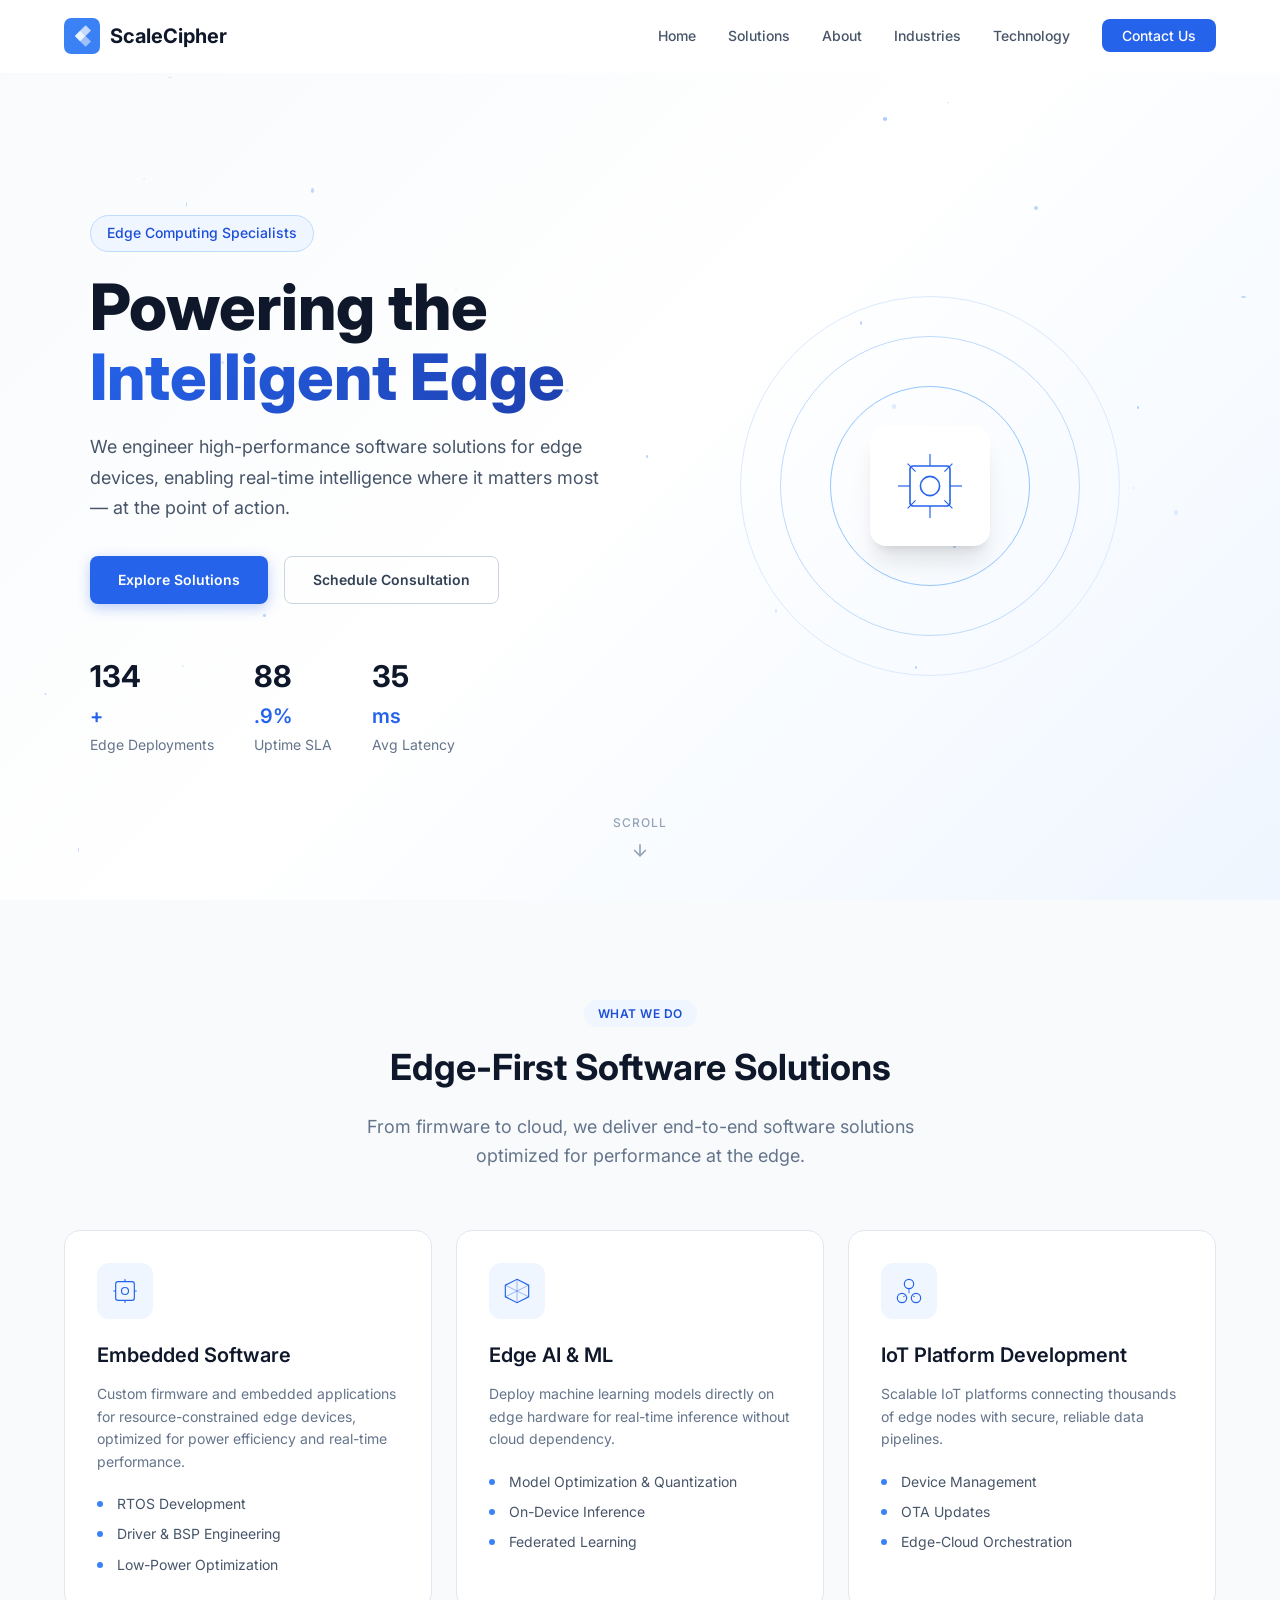
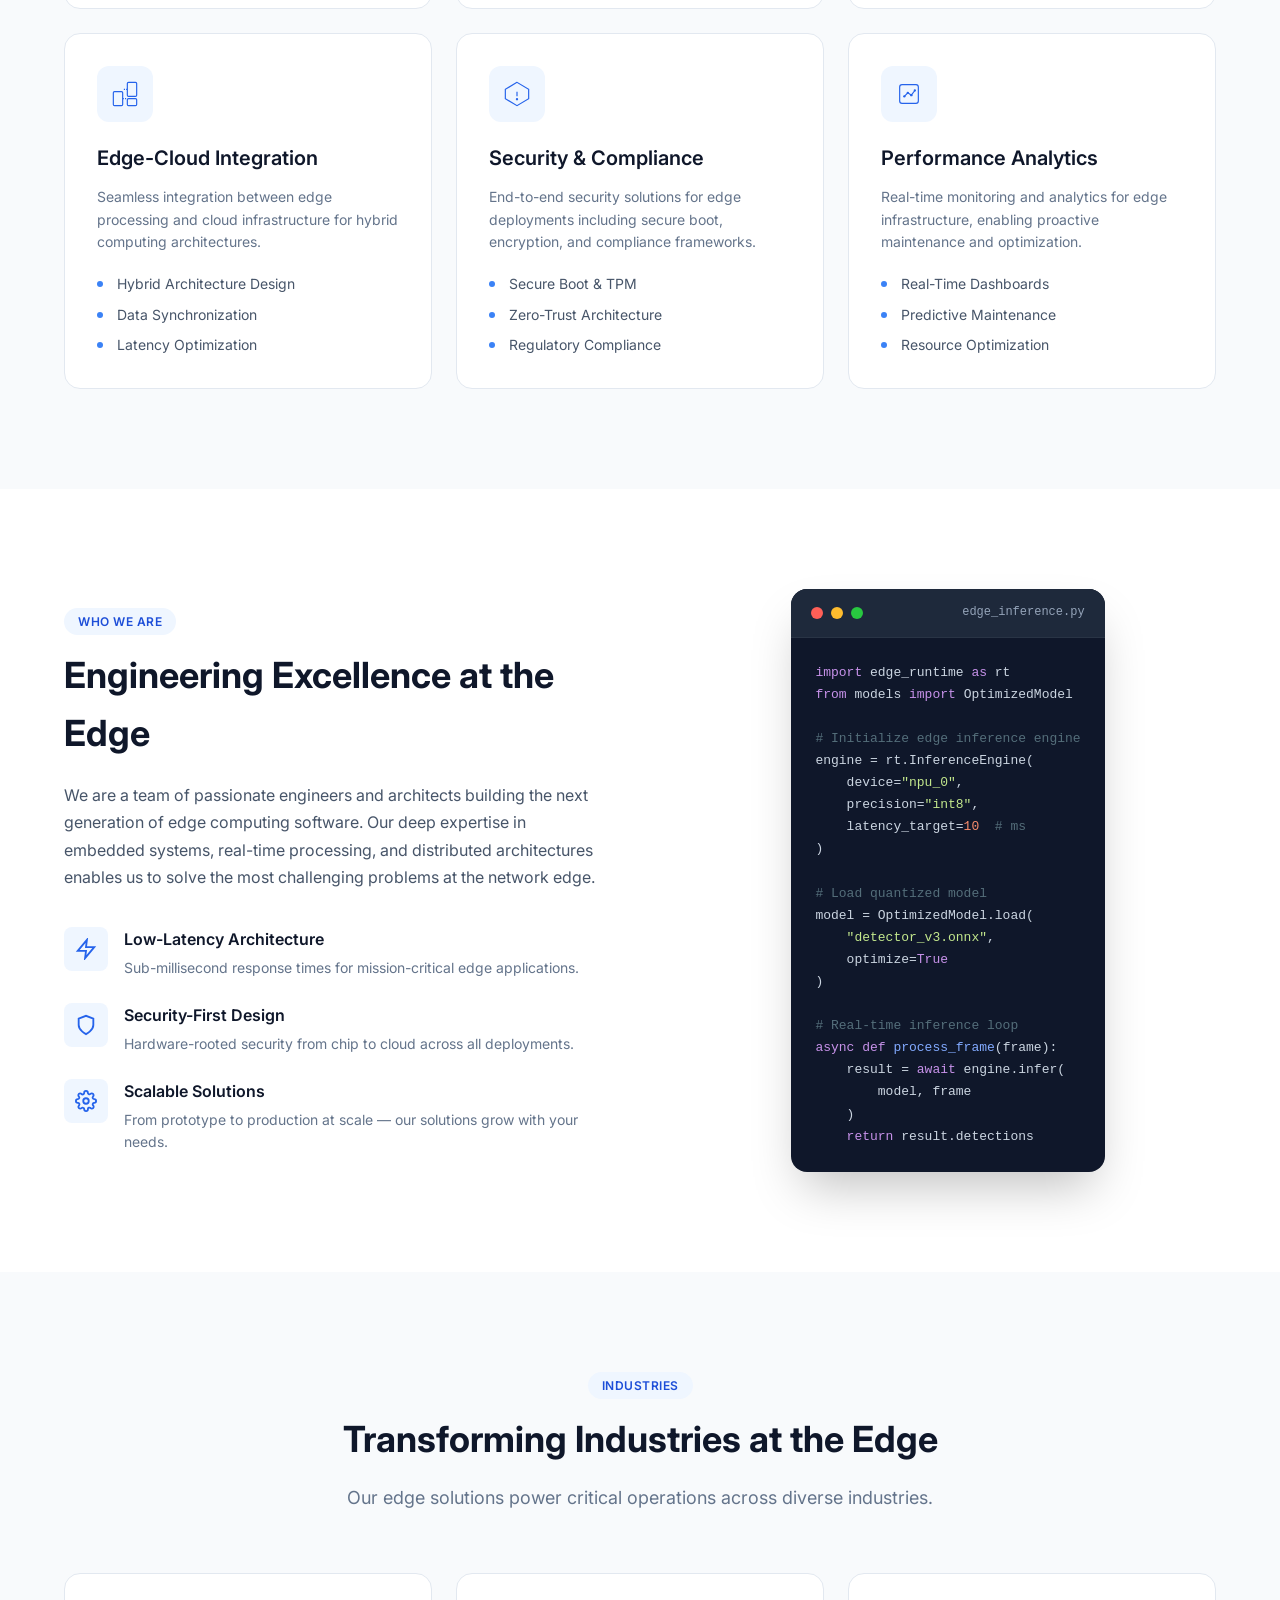
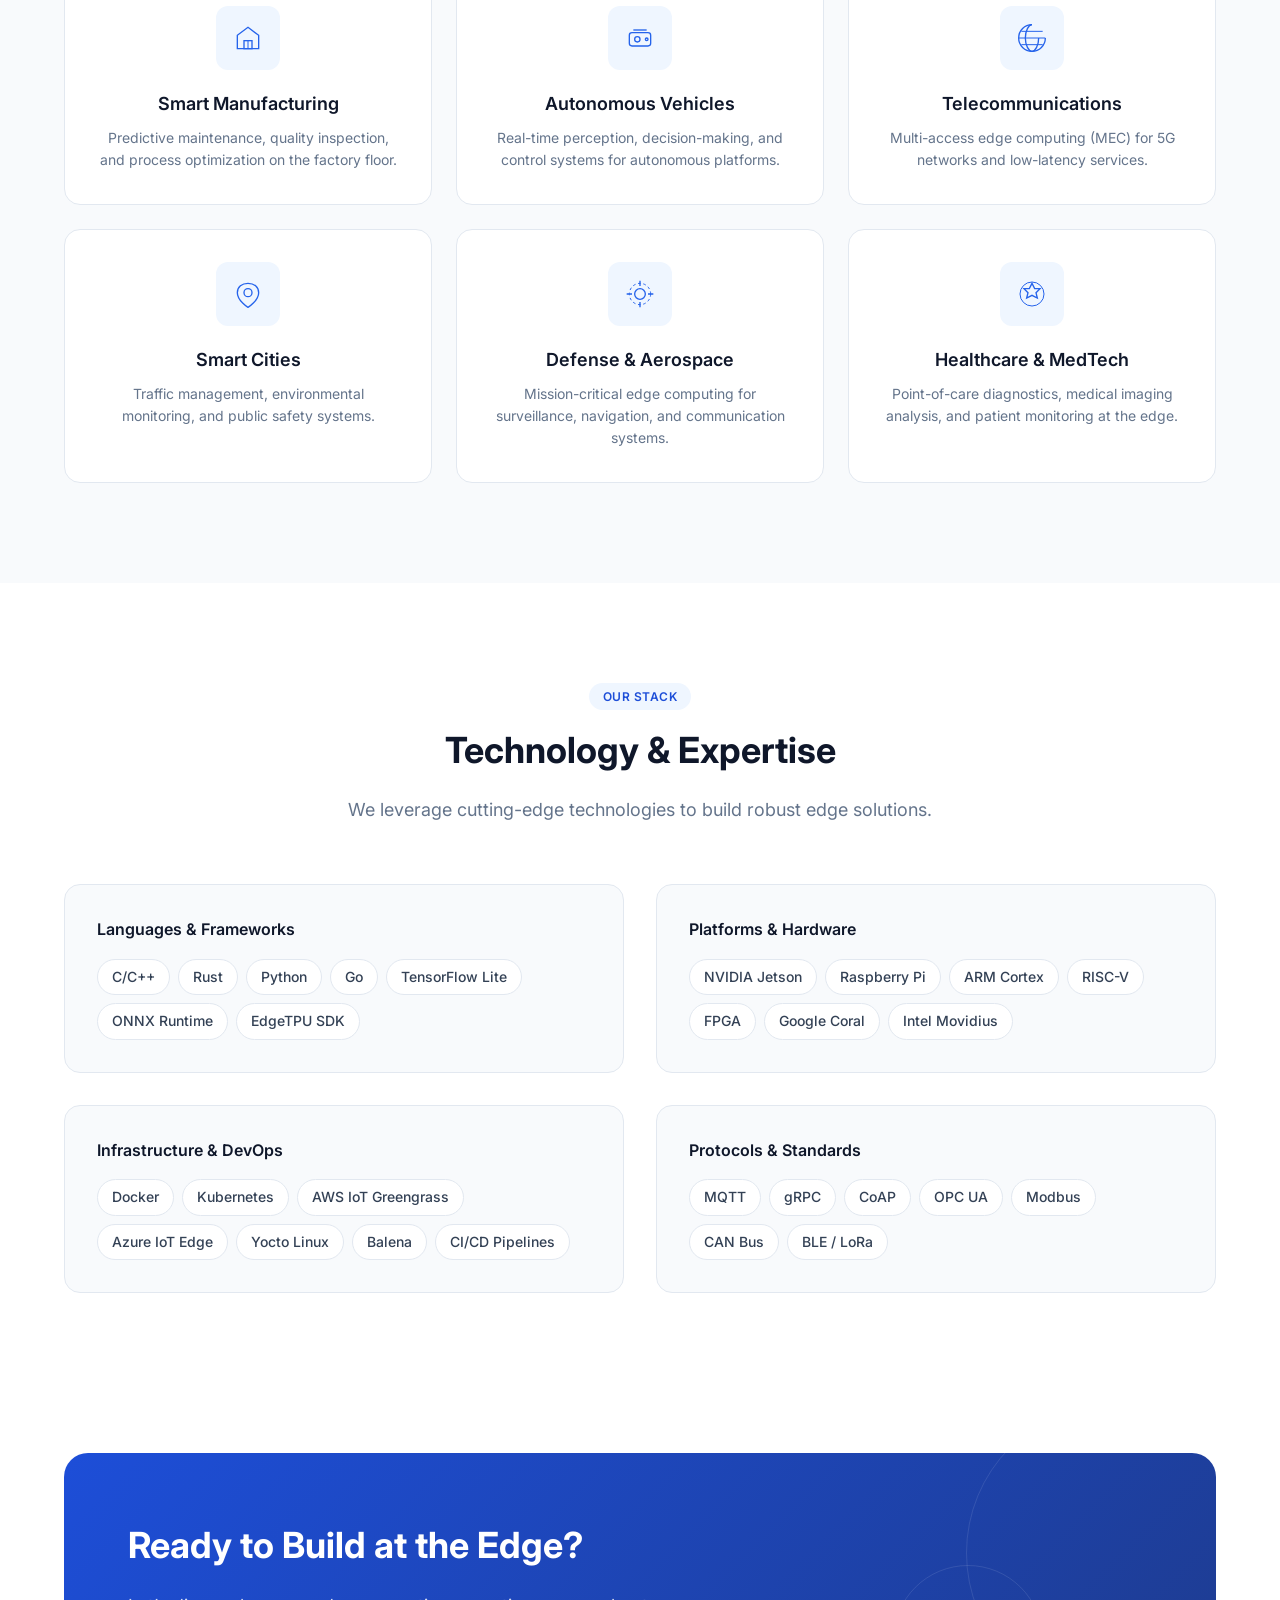
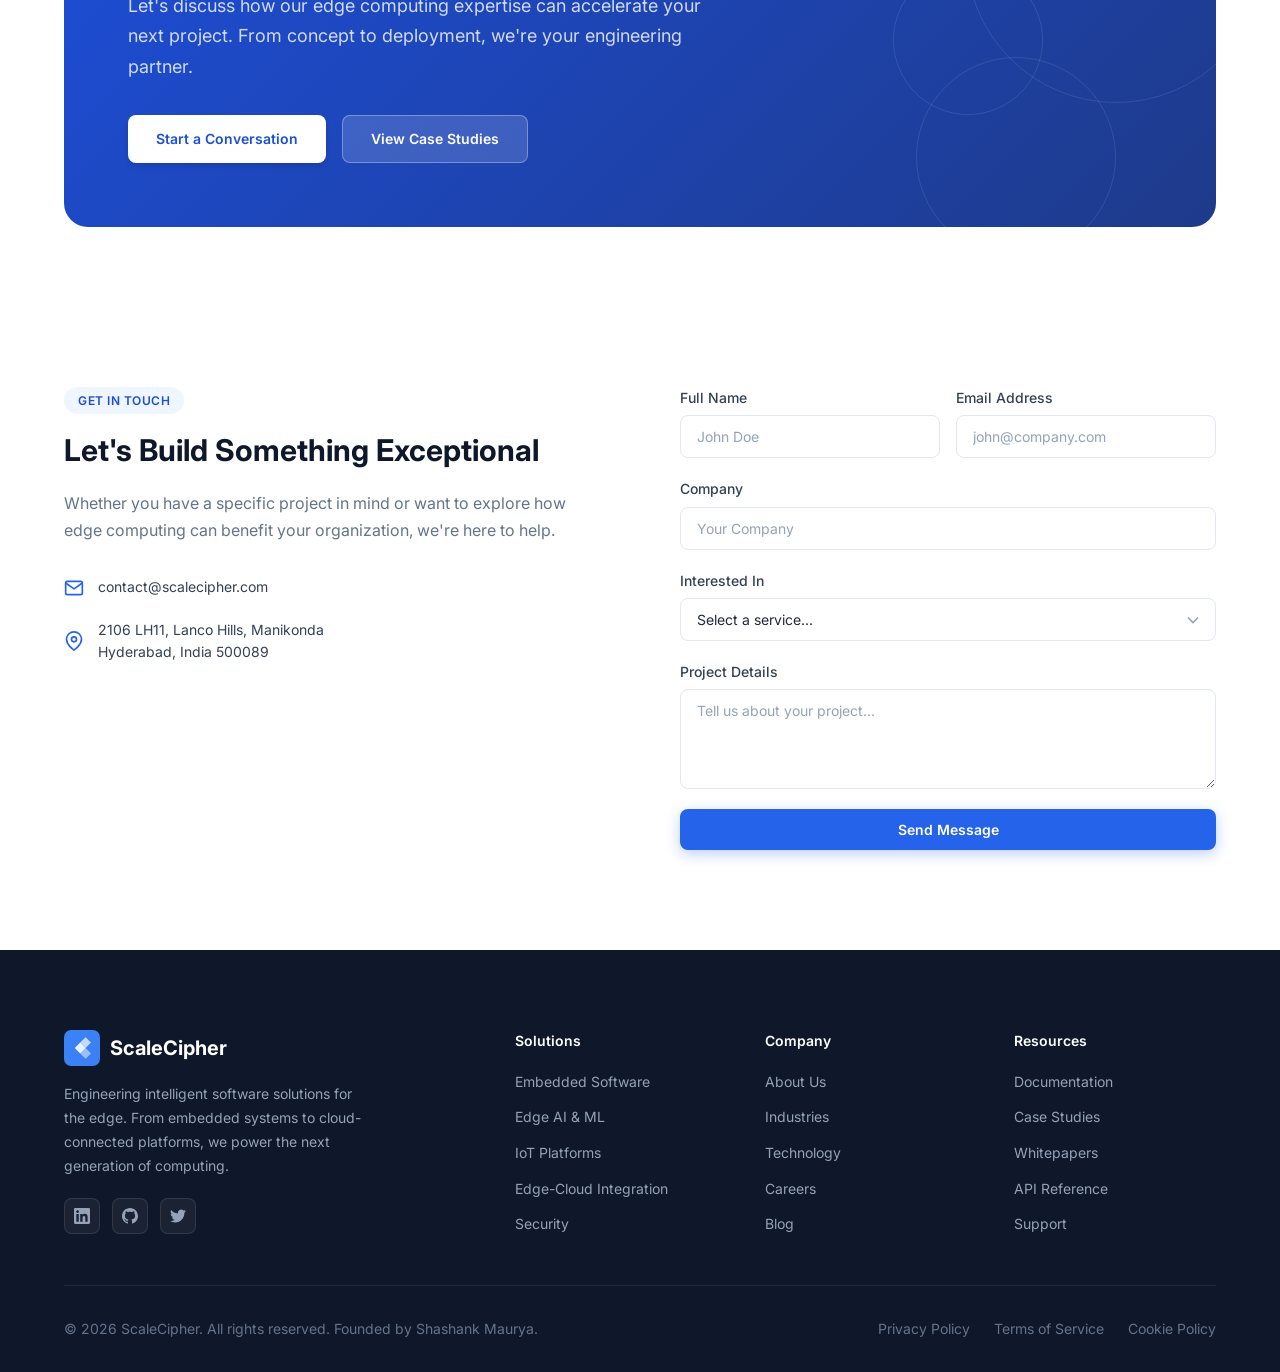
<file: index.html>
<!DOCTYPE html>
<html lang="en">
<head>
    <meta charset="UTF-8">
    <meta name="viewport" content="width=device-width, initial-scale=1.0">
    <meta name="description" content="ScaleCipher — Leading software solutions provider specializing in edge computing, embedded systems, and intelligent edge devices.">
    <title>ScaleCipher | Intelligent Edge Software Solutions</title>
    <link rel="stylesheet" href="css/style.css">
    <link rel="preconnect" href="https://fonts.googleapis.com">
    <link rel="preconnect" href="https://fonts.gstatic.com" crossorigin>
    <link href="https://fonts.googleapis.com/css2?family=Inter:wght@300;400;500;600;700;800&display=swap" rel="stylesheet">
    <link rel="icon" type="image/svg+xml" href="assets/favicon.svg">
</head>
<body>
    <!-- Navigation -->
    <nav class="navbar" id="navbar">
        <div class="container nav-container">
            <a href="#" class="logo">
                <svg class="logo-icon" viewBox="0 0 40 40" fill="none" xmlns="http://www.w3.org/2000/svg">
                    <rect width="40" height="40" rx="8" fill="url(#logo-gradient)"/>
                    <path d="M12 20L18 14L24 20L18 26L12 20Z" fill="white" opacity="0.9"/>
                    <path d="M18 14L24 8L30 14L24 20L18 14Z" fill="white" opacity="0.7"/>
                    <path d="M18 26L24 20L30 26L24 32L18 26Z" fill="white" opacity="0.5"/>
                    <defs>
                        <linearGradient id="logo-gradient" x1="0" y1="0" x2="40" y2="40">
                            <stop stop-color="#3B82F6"/>
                            <stop offset="1" stop-color="#1E40AF"/>
                        </linearGradient>
                    </defs>
                </svg>
                <span class="logo-text">ScaleCipher</span>
            </a>
            <ul class="nav-links" id="nav-links">
                <li><a href="#home">Home</a></li>
                <li><a href="#solutions">Solutions</a></li>
                <li><a href="#about">About</a></li>
                <li><a href="#industries">Industries</a></li>
                <li><a href="#technology">Technology</a></li>
                <li><a href="#contact" class="nav-cta">Contact Us</a></li>
            </ul>
            <button class="mobile-toggle" id="mobile-toggle" aria-label="Toggle navigation">
                <span></span>
                <span></span>
                <span></span>
            </button>
        </div>
    </nav>

    <!-- Hero Section -->
    <section class="hero" id="home">
        <div class="hero-bg">
            <div class="hero-particles" id="hero-particles"></div>
        </div>
        <div class="container hero-content">
            <div class="hero-text">
                <span class="hero-badge">Edge Computing Specialists</span>
                <h1>Powering the<br><span class="gradient-text">Intelligent Edge</span></h1>
                <p class="hero-description">We engineer high-performance software solutions for edge devices, enabling real-time intelligence where it matters most — at the point of action.</p>
                <div class="hero-actions">
                    <a href="#solutions" class="btn btn-primary">Explore Solutions</a>
                    <a href="#contact" class="btn btn-outline">Schedule Consultation</a>
                </div>
                <div class="hero-stats">
                    <div class="stat">
                        <span class="stat-number" data-count="150">0</span><span class="stat-suffix">+</span>
                        <span class="stat-label">Edge Deployments</span>
                    </div>
                    <div class="stat">
                        <span class="stat-number" data-count="99">0</span><span class="stat-suffix">.9%</span>
                        <span class="stat-label">Uptime SLA</span>
                    </div>
                    <div class="stat">
                        <span class="stat-number" data-count="40">0</span><span class="stat-suffix">ms</span>
                        <span class="stat-label">Avg Latency</span>
                    </div>
                </div>
            </div>
            <div class="hero-visual">
                <div class="device-graphic">
                    <div class="device-ring ring-1"></div>
                    <div class="device-ring ring-2"></div>
                    <div class="device-ring ring-3"></div>
                    <div class="device-core">
                        <svg viewBox="0 0 100 100" fill="none" xmlns="http://www.w3.org/2000/svg">
                            <rect x="25" y="25" width="50" height="50" rx="4" stroke="currentColor" stroke-width="2"/>
                            <circle cx="50" cy="50" r="12" stroke="currentColor" stroke-width="2"/>
                            <line x1="50" y1="10" x2="50" y2="25" stroke="currentColor" stroke-width="1.5"/>
                            <line x1="50" y1="75" x2="50" y2="90" stroke="currentColor" stroke-width="1.5"/>
                            <line x1="10" y1="50" x2="25" y2="50" stroke="currentColor" stroke-width="1.5"/>
                            <line x1="75" y1="50" x2="90" y2="50" stroke="currentColor" stroke-width="1.5"/>
                            <line x1="22" y1="22" x2="32" y2="32" stroke="currentColor" stroke-width="1.5"/>
                            <line x1="68" y1="68" x2="78" y2="78" stroke="currentColor" stroke-width="1.5"/>
                            <line x1="78" y1="22" x2="68" y2="32" stroke="currentColor" stroke-width="1.5"/>
                            <line x1="32" y1="68" x2="22" y2="78" stroke="currentColor" stroke-width="1.5"/>
                        </svg>
                    </div>
                    <div class="data-point dp-1"></div>
                    <div class="data-point dp-2"></div>
                    <div class="data-point dp-3"></div>
                    <div class="data-point dp-4"></div>
                </div>
            </div>
        </div>
        <div class="hero-scroll">
            <a href="#solutions" class="scroll-indicator">
                <span>Scroll</span>
                <svg viewBox="0 0 24 24" fill="none" stroke="currentColor" stroke-width="2">
                    <path d="M12 5v14M5 12l7 7 7-7"/>
                </svg>
            </a>
        </div>
    </section>

    <!-- Solutions Section -->
    <section class="section solutions" id="solutions">
        <div class="container">
            <div class="section-header">
                <span class="section-tag">What We Do</span>
                <h2>Edge-First Software Solutions</h2>
                <p>From firmware to cloud, we deliver end-to-end software solutions optimized for performance at the edge.</p>
            </div>
            <div class="solutions-grid">
                <div class="solution-card" data-aos="fade-up">
                    <div class="solution-icon">
                        <svg viewBox="0 0 48 48" fill="none" xmlns="http://www.w3.org/2000/svg">
                            <rect x="8" y="8" width="32" height="32" rx="4" stroke="currentColor" stroke-width="2"/>
                            <circle cx="24" cy="24" r="6" stroke="currentColor" stroke-width="2"/>
                            <path d="M24 4V8M24 40V44M4 24H8M40 24H44" stroke="currentColor" stroke-width="2"/>
                        </svg>
                    </div>
                    <h3>Embedded Software</h3>
                    <p>Custom firmware and embedded applications for resource-constrained edge devices, optimized for power efficiency and real-time performance.</p>
                    <ul class="solution-features">
                        <li>RTOS Development</li>
                        <li>Driver & BSP Engineering</li>
                        <li>Low-Power Optimization</li>
                    </ul>
                </div>
                <div class="solution-card" data-aos="fade-up" data-aos-delay="100">
                    <div class="solution-icon">
                        <svg viewBox="0 0 48 48" fill="none" xmlns="http://www.w3.org/2000/svg">
                            <path d="M24 4L44 14V34L24 44L4 34V14L24 4Z" stroke="currentColor" stroke-width="2"/>
                            <path d="M24 4V44M4 14L44 34M44 14L4 34" stroke="currentColor" stroke-width="1.5" opacity="0.5"/>
                        </svg>
                    </div>
                    <h3>Edge AI & ML</h3>
                    <p>Deploy machine learning models directly on edge hardware for real-time inference without cloud dependency.</p>
                    <ul class="solution-features">
                        <li>Model Optimization & Quantization</li>
                        <li>On-Device Inference</li>
                        <li>Federated Learning</li>
                    </ul>
                </div>
                <div class="solution-card" data-aos="fade-up" data-aos-delay="200">
                    <div class="solution-icon">
                        <svg viewBox="0 0 48 48" fill="none" xmlns="http://www.w3.org/2000/svg">
                            <circle cx="24" cy="12" r="8" stroke="currentColor" stroke-width="2"/>
                            <circle cx="12" cy="36" r="8" stroke="currentColor" stroke-width="2"/>
                            <circle cx="36" cy="36" r="8" stroke="currentColor" stroke-width="2"/>
                            <path d="M24 20V28M18 32L14 34M30 32L34 34" stroke="currentColor" stroke-width="1.5"/>
                        </svg>
                    </div>
                    <h3>IoT Platform Development</h3>
                    <p>Scalable IoT platforms connecting thousands of edge nodes with secure, reliable data pipelines.</p>
                    <ul class="solution-features">
                        <li>Device Management</li>
                        <li>OTA Updates</li>
                        <li>Edge-Cloud Orchestration</li>
                    </ul>
                </div>
                <div class="solution-card" data-aos="fade-up" data-aos-delay="300">
                    <div class="solution-icon">
                        <svg viewBox="0 0 48 48" fill="none" xmlns="http://www.w3.org/2000/svg">
                            <rect x="4" y="20" width="16" height="24" rx="2" stroke="currentColor" stroke-width="2"/>
                            <rect x="28" y="4" width="16" height="24" rx="2" stroke="currentColor" stroke-width="2"/>
                            <path d="M20 32H28M28 16H20" stroke="currentColor" stroke-width="2" stroke-dasharray="2 2"/>
                            <rect x="28" y="32" width="16" height="12" rx="2" stroke="currentColor" stroke-width="2"/>
                        </svg>
                    </div>
                    <h3>Edge-Cloud Integration</h3>
                    <p>Seamless integration between edge processing and cloud infrastructure for hybrid computing architectures.</p>
                    <ul class="solution-features">
                        <li>Hybrid Architecture Design</li>
                        <li>Data Synchronization</li>
                        <li>Latency Optimization</li>
                    </ul>
                </div>
                <div class="solution-card" data-aos="fade-up" data-aos-delay="400">
                    <div class="solution-icon">
                        <svg viewBox="0 0 48 48" fill="none" xmlns="http://www.w3.org/2000/svg">
                            <path d="M24 4L4 16V32L24 44L44 32V16L24 4Z" stroke="currentColor" stroke-width="2"/>
                            <path d="M24 20V28" stroke="currentColor" stroke-width="2"/>
                            <circle cx="24" cy="33" r="2" fill="currentColor"/>
                        </svg>
                    </div>
                    <h3>Security & Compliance</h3>
                    <p>End-to-end security solutions for edge deployments including secure boot, encryption, and compliance frameworks.</p>
                    <ul class="solution-features">
                        <li>Secure Boot & TPM</li>
                        <li>Zero-Trust Architecture</li>
                        <li>Regulatory Compliance</li>
                    </ul>
                </div>
                <div class="solution-card" data-aos="fade-up" data-aos-delay="500">
                    <div class="solution-icon">
                        <svg viewBox="0 0 48 48" fill="none" xmlns="http://www.w3.org/2000/svg">
                            <rect x="8" y="8" width="32" height="32" rx="4" stroke="currentColor" stroke-width="2"/>
                            <path d="M16 28L22 22L28 26L34 18" stroke="currentColor" stroke-width="2"/>
                            <circle cx="16" cy="28" r="2" fill="currentColor"/>
                            <circle cx="22" cy="22" r="2" fill="currentColor"/>
                            <circle cx="28" cy="26" r="2" fill="currentColor"/>
                            <circle cx="34" cy="18" r="2" fill="currentColor"/>
                        </svg>
                    </div>
                    <h3>Performance Analytics</h3>
                    <p>Real-time monitoring and analytics for edge infrastructure, enabling proactive maintenance and optimization.</p>
                    <ul class="solution-features">
                        <li>Real-Time Dashboards</li>
                        <li>Predictive Maintenance</li>
                        <li>Resource Optimization</li>
                    </ul>
                </div>
            </div>
        </div>
    </section>

    <!-- About Section -->
    <section class="section about" id="about">
        <div class="container">
            <div class="about-grid">
                <div class="about-content">
                    <span class="section-tag">Who We Are</span>
                    <h2>Engineering Excellence at the Edge</h2>
                    <p class="about-lead">We are a team of passionate engineers and architects building the next generation of edge computing software. Our deep expertise in embedded systems, real-time processing, and distributed architectures enables us to solve the most challenging problems at the network edge.</p>
                    <div class="about-features">
                        <div class="about-feature">
                            <div class="feature-icon">
                                <svg viewBox="0 0 24 24" fill="none" stroke="currentColor" stroke-width="2">
                                    <path d="M13 2L3 14h9l-1 8 10-12h-9l1-8z"/>
                                </svg>
                            </div>
                            <div>
                                <h4>Low-Latency Architecture</h4>
                                <p>Sub-millisecond response times for mission-critical edge applications.</p>
                            </div>
                        </div>
                        <div class="about-feature">
                            <div class="feature-icon">
                                <svg viewBox="0 0 24 24" fill="none" stroke="currentColor" stroke-width="2">
                                    <path d="M12 22s8-4 8-10V5l-8-3-8 3v7c0 6 8 10 8 10z"/>
                                </svg>
                            </div>
                            <div>
                                <h4>Security-First Design</h4>
                                <p>Hardware-rooted security from chip to cloud across all deployments.</p>
                            </div>
                        </div>
                        <div class="about-feature">
                            <div class="feature-icon">
                                <svg viewBox="0 0 24 24" fill="none" stroke="currentColor" stroke-width="2">
                                    <circle cx="12" cy="12" r="3"/>
                                    <path d="M19.4 15a1.65 1.65 0 0 0 .33 1.82l.06.06a2 2 0 0 1 0 2.83 2 2 0 0 1-2.83 0l-.06-.06a1.65 1.65 0 0 0-1.82-.33 1.65 1.65 0 0 0-1 1.51V21a2 2 0 0 1-2 2 2 2 0 0 1-2-2v-.09A1.65 1.65 0 0 0 9 19.4a1.65 1.65 0 0 0-1.82.33l-.06.06a2 2 0 0 1-2.83 0 2 2 0 0 1 0-2.83l.06-.06A1.65 1.65 0 0 0 4.68 15a1.65 1.65 0 0 0-1.51-1H3a2 2 0 0 1-2-2 2 2 0 0 1 2-2h.09A1.65 1.65 0 0 0 4.6 9a1.65 1.65 0 0 0-.33-1.82l-.06-.06a2 2 0 0 1 0-2.83 2 2 0 0 1 2.83 0l.06.06A1.65 1.65 0 0 0 9 4.68a1.65 1.65 0 0 0 1-1.51V3a2 2 0 0 1 2-2 2 2 0 0 1 2 2v.09a1.65 1.65 0 0 0 1 1.51 1.65 1.65 0 0 0 1.82-.33l.06-.06a2 2 0 0 1 2.83 0 2 2 0 0 1 0 2.83l-.06.06A1.65 1.65 0 0 0 19.4 9a1.65 1.65 0 0 0 1.51 1H21a2 2 0 0 1 2 2 2 2 0 0 1-2 2h-.09a1.65 1.65 0 0 0-1.51 1z"/>
                                </svg>
                            </div>
                            <div>
                                <h4>Scalable Solutions</h4>
                                <p>From prototype to production at scale — our solutions grow with your needs.</p>
                            </div>
                        </div>
                    </div>
                </div>
                <div class="about-visual">
                    <div class="about-image">
                        <div class="code-window">
                            <div class="code-header">
                                <span class="dot red"></span>
                                <span class="dot yellow"></span>
                                <span class="dot green"></span>
                                <span class="code-title">edge_inference.py</span>
                            </div>
                            <pre class="code-content"><code><span class="code-keyword">import</span> edge_runtime <span class="code-keyword">as</span> rt
<span class="code-keyword">from</span> models <span class="code-keyword">import</span> OptimizedModel

<span class="code-comment"># Initialize edge inference engine</span>
engine = rt.InferenceEngine(
    device=<span class="code-string">"npu_0"</span>,
    precision=<span class="code-string">"int8"</span>,
    latency_target=<span class="code-number">10</span>  <span class="code-comment"># ms</span>
)

<span class="code-comment"># Load quantized model</span>
model = OptimizedModel.load(
    <span class="code-string">"detector_v3.onnx"</span>,
    optimize=<span class="code-keyword">True</span>
)

<span class="code-comment"># Real-time inference loop</span>
<span class="code-keyword">async def</span> <span class="code-function">process_frame</span>(frame):
    result = <span class="code-keyword">await</span> engine.infer(
        model, frame
    )
    <span class="code-keyword">return</span> result.detections</code></pre>
                        </div>
                    </div>
                </div>
            </div>
        </div>
    </section>

    <!-- Industries Section -->
    <section class="section industries" id="industries">
        <div class="container">
            <div class="section-header">
                <span class="section-tag">Industries</span>
                <h2>Transforming Industries at the Edge</h2>
                <p>Our edge solutions power critical operations across diverse industries.</p>
            </div>
            <div class="industries-grid">
                <div class="industry-card">
                    <div class="industry-icon">
                        <svg viewBox="0 0 48 48" fill="none" xmlns="http://www.w3.org/2000/svg">
                            <path d="M8 40V20L24 8L40 20V40H8Z" stroke="currentColor" stroke-width="2"/>
                            <rect x="18" y="28" width="12" height="12" stroke="currentColor" stroke-width="2"/>
                            <path d="M24 28V40" stroke="currentColor" stroke-width="1.5"/>
                        </svg>
                    </div>
                    <h3>Smart Manufacturing</h3>
                    <p>Predictive maintenance, quality inspection, and process optimization on the factory floor.</p>
                </div>
                <div class="industry-card">
                    <div class="industry-icon">
                        <svg viewBox="0 0 48 48" fill="none" xmlns="http://www.w3.org/2000/svg">
                            <rect x="8" y="16" width="32" height="20" rx="4" stroke="currentColor" stroke-width="2"/>
                            <circle cx="20" cy="26" r="4" stroke="currentColor" stroke-width="2"/>
                            <circle cx="34" cy="26" r="2" stroke="currentColor" stroke-width="2"/>
                            <path d="M14 12H34" stroke="currentColor" stroke-width="2"/>
                        </svg>
                    </div>
                    <h3>Autonomous Vehicles</h3>
                    <p>Real-time perception, decision-making, and control systems for autonomous platforms.</p>
                </div>
                <div class="industry-card">
                    <div class="industry-icon">
                        <svg viewBox="0 0 48 48" fill="none" xmlns="http://www.w3.org/2000/svg">
                            <path d="M24 4C13 4 4 13 4 24C4 35 13 44 24 44C35 44 44 35 44 24" stroke="currentColor" stroke-width="2"/>
                            <path d="M24 4C19 4 14 13 14 24C14 35 19 44 24 44C29 44 34 35 34 24" stroke="currentColor" stroke-width="2"/>
                            <path d="M4 24H44" stroke="currentColor" stroke-width="1.5"/>
                            <path d="M8 14H40" stroke="currentColor" stroke-width="1.5"/>
                            <path d="M8 34H40" stroke="currentColor" stroke-width="1.5"/>
                        </svg>
                    </div>
                    <h3>Telecommunications</h3>
                    <p>Multi-access edge computing (MEC) for 5G networks and low-latency services.</p>
                </div>
                <div class="industry-card">
                    <div class="industry-icon">
                        <svg viewBox="0 0 48 48" fill="none" xmlns="http://www.w3.org/2000/svg">
                            <path d="M24 44C24 44 40 34 40 22C40 13 33 8 24 8C15 8 8 13 8 22C8 34 24 44 24 44Z" stroke="currentColor" stroke-width="2"/>
                            <circle cx="24" cy="22" r="6" stroke="currentColor" stroke-width="2"/>
                        </svg>
                    </div>
                    <h3>Smart Cities</h3>
                    <p>Traffic management, environmental monitoring, and public safety systems.</p>
                </div>
                <div class="industry-card">
                    <div class="industry-icon">
                        <svg viewBox="0 0 48 48" fill="none" xmlns="http://www.w3.org/2000/svg">
                            <path d="M24 4V12M24 36V44M4 24H12M36 24H44" stroke="currentColor" stroke-width="2"/>
                            <circle cx="24" cy="24" r="8" stroke="currentColor" stroke-width="2"/>
                            <circle cx="24" cy="24" r="16" stroke="currentColor" stroke-width="1.5" stroke-dasharray="4 4"/>
                        </svg>
                    </div>
                    <h3>Defense & Aerospace</h3>
                    <p>Mission-critical edge computing for surveillance, navigation, and communication systems.</p>
                </div>
                <div class="industry-card">
                    <div class="industry-icon">
                        <svg viewBox="0 0 48 48" fill="none" xmlns="http://www.w3.org/2000/svg">
                            <path d="M24 8L28 16H36L30 22L32 30L24 26L16 30L18 22L12 16H20L24 8Z" stroke="currentColor" stroke-width="2"/>
                            <circle cx="24" cy="24" r="18" stroke="currentColor" stroke-width="1.5"/>
                        </svg>
                    </div>
                    <h3>Healthcare & MedTech</h3>
                    <p>Point-of-care diagnostics, medical imaging analysis, and patient monitoring at the edge.</p>
                </div>
            </div>
        </div>
    </section>

    <!-- Technology Section -->
    <section class="section technology" id="technology">
        <div class="container">
            <div class="section-header">
                <span class="section-tag">Our Stack</span>
                <h2>Technology & Expertise</h2>
                <p>We leverage cutting-edge technologies to build robust edge solutions.</p>
            </div>
            <div class="tech-grid">
                <div class="tech-category">
                    <h3>Languages & Frameworks</h3>
                    <div class="tech-tags">
                        <span class="tech-tag">C/C++</span>
                        <span class="tech-tag">Rust</span>
                        <span class="tech-tag">Python</span>
                        <span class="tech-tag">Go</span>
                        <span class="tech-tag">TensorFlow Lite</span>
                        <span class="tech-tag">ONNX Runtime</span>
                        <span class="tech-tag">EdgeTPU SDK</span>
                    </div>
                </div>
                <div class="tech-category">
                    <h3>Platforms & Hardware</h3>
                    <div class="tech-tags">
                        <span class="tech-tag">NVIDIA Jetson</span>
                        <span class="tech-tag">Raspberry Pi</span>
                        <span class="tech-tag">ARM Cortex</span>
                        <span class="tech-tag">RISC-V</span>
                        <span class="tech-tag">FPGA</span>
                        <span class="tech-tag">Google Coral</span>
                        <span class="tech-tag">Intel Movidius</span>
                    </div>
                </div>
                <div class="tech-category">
                    <h3>Infrastructure & DevOps</h3>
                    <div class="tech-tags">
                        <span class="tech-tag">Docker</span>
                        <span class="tech-tag">Kubernetes</span>
                        <span class="tech-tag">AWS IoT Greengrass</span>
                        <span class="tech-tag">Azure IoT Edge</span>
                        <span class="tech-tag">Yocto Linux</span>
                        <span class="tech-tag">Balena</span>
                        <span class="tech-tag">CI/CD Pipelines</span>
                    </div>
                </div>
                <div class="tech-category">
                    <h3>Protocols & Standards</h3>
                    <div class="tech-tags">
                        <span class="tech-tag">MQTT</span>
                        <span class="tech-tag">gRPC</span>
                        <span class="tech-tag">CoAP</span>
                        <span class="tech-tag">OPC UA</span>
                        <span class="tech-tag">Modbus</span>
                        <span class="tech-tag">CAN Bus</span>
                        <span class="tech-tag">BLE / LoRa</span>
                    </div>
                </div>
            </div>
        </div>
    </section>

    <!-- CTA Section -->
    <section class="section cta-section">
        <div class="container">
            <div class="cta-card">
                <div class="cta-content">
                    <h2>Ready to Build at the Edge?</h2>
                    <p>Let's discuss how our edge computing expertise can accelerate your next project. From concept to deployment, we're your engineering partner.</p>
                    <div class="cta-actions">
                        <a href="#contact" class="btn btn-white">Start a Conversation</a>
                        <a href="#solutions" class="btn btn-ghost">View Case Studies</a>
                    </div>
                </div>
                <div class="cta-decoration">
                    <div class="cta-circle c1"></div>
                    <div class="cta-circle c2"></div>
                    <div class="cta-circle c3"></div>
                </div>
            </div>
        </div>
    </section>

    <!-- Contact Section -->
    <section class="section contact" id="contact">
        <div class="container">
            <div class="contact-grid">
                <div class="contact-info">
                    <span class="section-tag">Get In Touch</span>
                    <h2>Let's Build Something Exceptional</h2>
                    <p>Whether you have a specific project in mind or want to explore how edge computing can benefit your organization, we're here to help.</p>
                    <div class="contact-details">
                        <div class="contact-item">
                            <svg viewBox="0 0 24 24" fill="none" stroke="currentColor" stroke-width="2">
                                <path d="M4 4h16c1.1 0 2 .9 2 2v12c0 1.1-.9 2-2 2H4c-1.1 0-2-.9-2-2V6c0-1.1.9-2 2-2z"/>
                                <polyline points="22,6 12,13 2,6"/>
                            </svg>
                            <span>contact@scalecipher.com</span>
                        </div>
                        <div class="contact-item">
                            <svg viewBox="0 0 24 24" fill="none" stroke="currentColor" stroke-width="2">
                                <path d="M21 10c0 7-9 13-9 13s-9-6-9-13a9 9 0 0 1 18 0z"/>
                                <circle cx="12" cy="10" r="3"/>
                            </svg>
                            <span>2106 LH11, Lanco Hills, Manikonda<br>Hyderabad, India 500089</span>
                        </div>
                    </div>
                </div>
                <div class="contact-form-container">
                    <form class="contact-form" id="contact-form">
                        <div class="form-row">
                            <div class="form-group">
                                <label for="name">Full Name</label>
                                <input type="text" id="name" name="name" placeholder="John Doe" required>
                            </div>
                            <div class="form-group">
                                <label for="email">Email Address</label>
                                <input type="email" id="email" name="email" placeholder="john@company.com" required>
                            </div>
                        </div>
                        <div class="form-group">
                            <label for="company">Company</label>
                            <input type="text" id="company" name="company" placeholder="Your Company">
                        </div>
                        <div class="form-group">
                            <label for="service">Interested In</label>
                            <select id="service" name="service">
                                <option value="">Select a service...</option>
                                <option value="embedded">Embedded Software Development</option>
                                <option value="edge-ai">Edge AI & ML Solutions</option>
                                <option value="iot">IoT Platform Development</option>
                                <option value="integration">Edge-Cloud Integration</option>
                                <option value="security">Security & Compliance</option>
                                <option value="consulting">Technical Consulting</option>
                            </select>
                        </div>
                        <div class="form-group">
                            <label for="message">Project Details</label>
                            <textarea id="message" name="message" rows="4" placeholder="Tell us about your project..."></textarea>
                        </div>
                        <button type="submit" class="btn btn-primary btn-full">Send Message</button>
                    </form>
                </div>
            </div>
        </div>
    </section>

    <!-- Footer -->
    <footer class="footer">
        <div class="container">
            <div class="footer-grid">
                <div class="footer-brand">
                    <a href="#" class="logo">
                        <svg class="logo-icon" viewBox="0 0 40 40" fill="none" xmlns="http://www.w3.org/2000/svg">
                            <rect width="40" height="40" rx="8" fill="url(#logo-gradient-footer)"/>
                            <path d="M12 20L18 14L24 20L18 26L12 20Z" fill="white" opacity="0.9"/>
                            <path d="M18 14L24 8L30 14L24 20L18 14Z" fill="white" opacity="0.7"/>
                            <path d="M18 26L24 20L30 26L24 32L18 26Z" fill="white" opacity="0.5"/>
                            <defs>
                                <linearGradient id="logo-gradient-footer" x1="0" y1="0" x2="40" y2="40">
                                    <stop stop-color="#3B82F6"/>
                                    <stop offset="1" stop-color="#1E40AF"/>
                                </linearGradient>
                            </defs>
                        </svg>
                        <span class="logo-text">ScaleCipher</span>
                    </a>
                    <p class="footer-description">Engineering intelligent software solutions for the edge. From embedded systems to cloud-connected platforms, we power the next generation of computing.</p>
                    <div class="social-links">
                        <a href="#" aria-label="LinkedIn">
                            <svg viewBox="0 0 24 24" fill="currentColor"><path d="M20.447 20.452h-3.554v-5.569c0-1.328-.027-3.037-1.852-3.037-1.853 0-2.136 1.445-2.136 2.939v5.667H9.351V9h3.414v1.561h.046c.477-.9 1.637-1.85 3.37-1.85 3.601 0 4.267 2.37 4.267 5.455v6.286zM5.337 7.433c-1.144 0-2.063-.926-2.063-2.065 0-1.138.92-2.063 2.063-2.063 1.14 0 2.064.925 2.064 2.063 0 1.139-.925 2.065-2.064 2.065zm1.782 13.019H3.555V9h3.564v11.452zM22.225 0H1.771C.792 0 0 .774 0 1.729v20.542C0 23.227.792 24 1.771 24h20.451C23.2 24 24 23.227 24 22.271V1.729C24 .774 23.2 0 22.222 0h.003z"/></svg>
                        </a>
                        <a href="#" aria-label="GitHub">
                            <svg viewBox="0 0 24 24" fill="currentColor"><path d="M12 0c-6.626 0-12 5.373-12 12 0 5.302 3.438 9.8 8.207 11.387.599.111.793-.261.793-.577v-2.234c-3.338.726-4.033-1.416-4.033-1.416-.546-1.387-1.333-1.756-1.333-1.756-1.089-.745.083-.729.083-.729 1.205.084 1.839 1.237 1.839 1.237 1.07 1.834 2.807 1.304 3.492.997.107-.775.418-1.305.762-1.604-2.665-.305-5.467-1.334-5.467-5.931 0-1.311.469-2.381 1.236-3.221-.124-.303-.535-1.524.117-3.176 0 0 1.008-.322 3.301 1.23.957-.266 1.983-.399 3.003-.404 1.02.005 2.047.138 3.006.404 2.291-1.552 3.297-1.23 3.297-1.23.653 1.653.242 2.874.118 3.176.77.84 1.235 1.911 1.235 3.221 0 4.609-2.807 5.624-5.479 5.921.43.372.823 1.102.823 2.222v3.293c0 .319.192.694.801.576 4.765-1.589 8.199-6.086 8.199-11.386 0-6.627-5.373-12-12-12z"/></svg>
                        </a>
                        <a href="#" aria-label="Twitter">
                            <svg viewBox="0 0 24 24" fill="currentColor"><path d="M23.953 4.57a10 10 0 01-2.825.775 4.958 4.958 0 002.163-2.723c-.951.555-2.005.959-3.127 1.184a4.92 4.92 0 00-8.384 4.482C7.69 8.095 4.067 6.13 1.64 3.162a4.822 4.822 0 00-.666 2.475c0 1.71.87 3.213 2.188 4.096a4.904 4.904 0 01-2.228-.616v.06a4.923 4.923 0 003.946 4.827 4.996 4.996 0 01-2.212.085 4.936 4.936 0 004.604 3.417 9.867 9.867 0 01-6.102 2.105c-.39 0-.779-.023-1.17-.067a13.995 13.995 0 007.557 2.209c9.053 0 13.998-7.496 13.998-13.985 0-.21 0-.42-.015-.63A9.935 9.935 0 0024 4.59z"/></svg>
                        </a>
                    </div>
                </div>
                <div class="footer-links">
                    <h4>Solutions</h4>
                    <ul>
                        <li><a href="#solutions">Embedded Software</a></li>
                        <li><a href="#solutions">Edge AI & ML</a></li>
                        <li><a href="#solutions">IoT Platforms</a></li>
                        <li><a href="#solutions">Edge-Cloud Integration</a></li>
                        <li><a href="#solutions">Security</a></li>
                    </ul>
                </div>
                <div class="footer-links">
                    <h4>Company</h4>
                    <ul>
                        <li><a href="#about">About Us</a></li>
                        <li><a href="#industries">Industries</a></li>
                        <li><a href="#technology">Technology</a></li>
                        <li><a href="#">Careers</a></li>
                        <li><a href="#">Blog</a></li>
                    </ul>
                </div>
                <div class="footer-links">
                    <h4>Resources</h4>
                    <ul>
                        <li><a href="#">Documentation</a></li>
                        <li><a href="#">Case Studies</a></li>
                        <li><a href="#">Whitepapers</a></li>
                        <li><a href="#">API Reference</a></li>
                        <li><a href="#">Support</a></li>
                    </ul>
                </div>
            </div>
            <div class="footer-bottom">
                <p>&copy; 2026 ScaleCipher. All rights reserved. Founded by Shashank Maurya.</p>
                <div class="footer-legal">
                    <a href="#">Privacy Policy</a>
                    <a href="#">Terms of Service</a>
                    <a href="#">Cookie Policy</a>
                </div>
            </div>
        </div>
    </footer>

    <script src="js/main.js"></script>
</body>
</html>
</file>
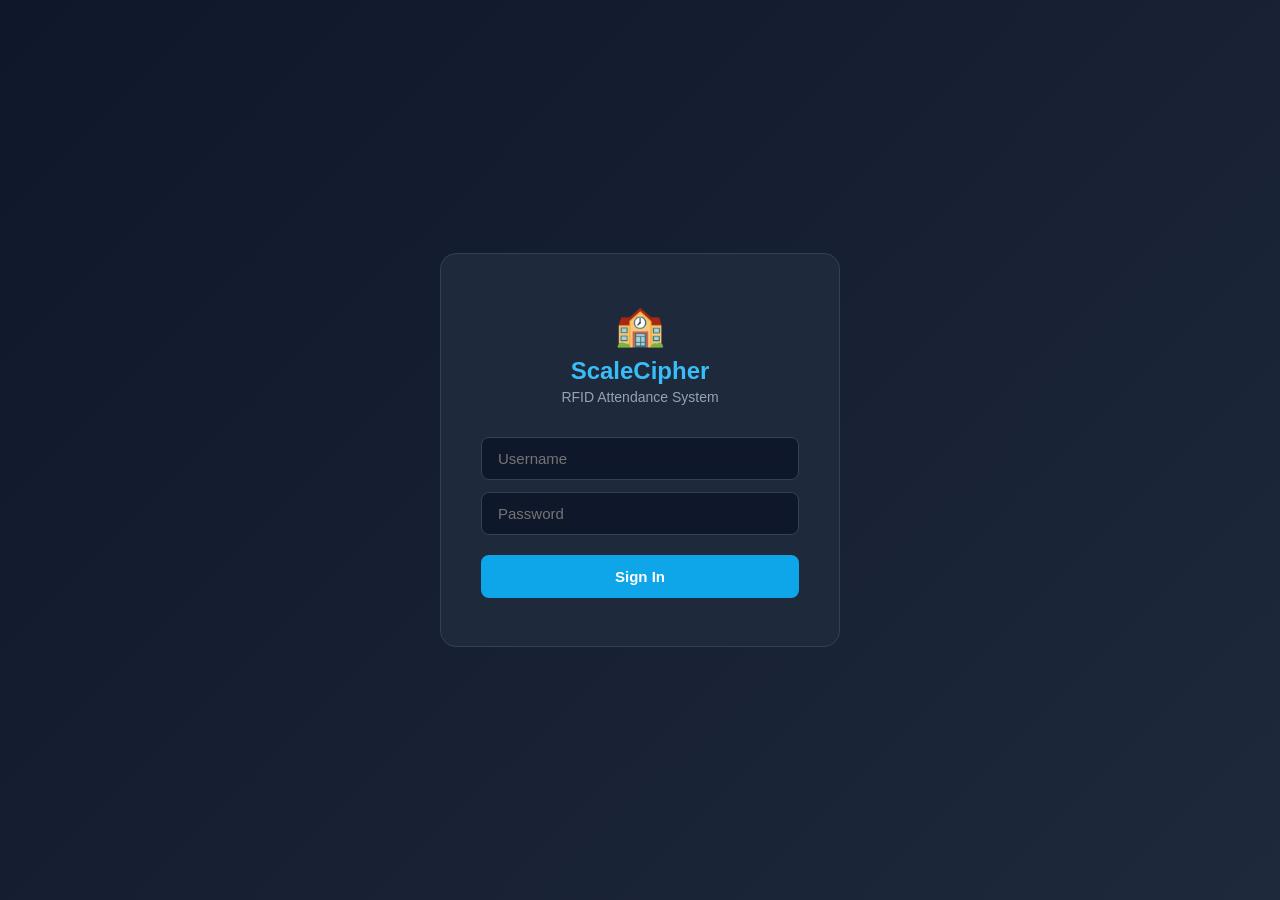
<file: attendance.html>
<!DOCTYPE html>
<html lang="en">
<head>
    <meta charset="UTF-8">
    <meta name="viewport" content="width=device-width, initial-scale=1.0">
    <title>ScaleCipher - Attendance Dashboard</title>
    <style>
        * { box-sizing: border-box; margin: 0; padding: 0; }
        body { font-family: 'Segoe UI', sans-serif; background: #0f172a; color: #e2e8f0; min-height: 100vh; }

        /* ── Login Screen ── */
        #login-screen {
            display: flex; align-items: center; justify-content: center;
            min-height: 100vh; background: linear-gradient(135deg, #0f172a 0%, #1e293b 100%);
        }
        .login-box {
            background: #1e293b; border: 1px solid #334155; border-radius: 16px;
            padding: 48px 40px; width: 100%; max-width: 400px; text-align: center;
        }
        .login-box .logo { font-size: 40px; margin-bottom: 8px; }
        .login-box h1 { font-size: 24px; color: #38bdf8; margin-bottom: 4px; }
        .login-box p { color: #94a3b8; font-size: 14px; margin-bottom: 32px; }
        .login-box input {
            width: 100%; padding: 12px 16px; background: #0f172a; border: 1px solid #334155;
            border-radius: 8px; color: #e2e8f0; font-size: 15px; margin-bottom: 12px; outline: none;
        }
        .login-box input:focus { border-color: #38bdf8; }
        .login-box button {
            width: 100%; padding: 13px; background: #0ea5e9; border: none; border-radius: 8px;
            color: white; font-size: 15px; font-weight: 600; cursor: pointer; margin-top: 8px;
        }
        .login-box button:hover { background: #0284c7; }
        .login-error { color: #f87171; font-size: 13px; margin-top: 8px; display: none; }

        /* ── Dashboard ── */
        #dashboard { display: none; }
        .topbar {
            background: #1e293b; border-bottom: 1px solid #334155;
            padding: 14px 24px; display: flex; align-items: center; justify-content: space-between;
        }
        .topbar h1 { font-size: 20px; color: #38bdf8; }
        .topbar .right { display: flex; align-items: center; gap: 16px; }
        .live-dot {
            display: inline-block; width: 8px; height: 8px; background: #22c55e;
            border-radius: 50%; animation: pulse 1.5s infinite;
        }
        @keyframes pulse { 0%,100%{opacity:1} 50%{opacity:0.3} }
        .logout-btn {
            background: #334155; border: none; color: #94a3b8; padding: 6px 14px;
            border-radius: 6px; cursor: pointer; font-size: 13px;
        }
        .logout-btn:hover { background: #475569; color: #e2e8f0; }

        .stats { display: flex; gap: 16px; padding: 20px 24px; flex-wrap: wrap; }
        .stat {
            background: #1e293b; border: 1px solid #334155; border-radius: 10px;
            padding: 16px 24px; flex: 1; min-width: 140px;
        }
        .stat .num { font-size: 28px; font-weight: 700; color: #38bdf8; }
        .stat .label { color: #94a3b8; font-size: 12px; margin-top: 4px; text-transform: uppercase; letter-spacing: 0.05em; }

        .table-wrap { padding: 0 24px 24px; overflow-x: auto; }
        table { width: 100%; border-collapse: collapse; background: #1e293b; border-radius: 10px; overflow: hidden; }
        th { background: #334155; padding: 11px 14px; text-align: left; font-size: 11px; color: #94a3b8; text-transform: uppercase; letter-spacing: 0.05em; }
        td { padding: 11px 14px; border-bottom: 1px solid #1e293b; font-size: 13px; }
        tr:last-child td { border-bottom: none; }
        tr:hover td { background: #263148; }
        .badge { display: inline-block; padding: 3px 10px; border-radius: 12px; font-size: 11px; font-weight: 700; }
        .BOARD { background: #064e3b; color: #34d399; }
        .EXIT { background: #7f1d1d; color: #f87171; }
        .rfid { font-family: monospace; color: #fbbf24; font-size: 12px; }
        .ts { color: #94a3b8; font-size: 12px; }
        .empty { text-align: center; color: #94a3b8; padding: 48px; }

        .refresh-info { color: #64748b; font-size: 12px; padding: 0 24px 12px; }
    </style>
</head>
<body>

<!-- ── Login Screen ── -->
<div id="login-screen">
    <div class="login-box">
        <div class="logo">🏫</div>
        <h1>ScaleCipher</h1>
        <p>RFID Attendance System</p>
        <input type="text" id="username" placeholder="Username" autocomplete="username">
        <input type="password" id="password" placeholder="Password" autocomplete="current-password">
        <button onclick="doLogin()">Sign In</button>
        <div class="login-error" id="login-error">Invalid username or password</div>
    </div>
</div>

<!-- ── Dashboard ── -->
<div id="dashboard">
    <div class="topbar">
        <h1>🏫 ScaleCipher Attendance</h1>
        <div class="right">
            <span><span class="live-dot"></span> Live</span>
            <span id="last-updated" style="color:#64748b;font-size:12px"></span>
            <button class="logout-btn" onclick="doLogout()">Logout</button>
        </div>
    </div>

    <div class="stats">
        <div class="stat"><div class="num" id="s-total">—</div><div class="label">Total Events</div></div>
        <div class="stat"><div class="num" id="s-board">—</div><div class="label">Board</div></div>
        <div class="stat"><div class="num" id="s-exit">—</div><div class="label">Exit</div></div>
        <div class="stat"><div class="num" id="s-cards">—</div><div class="label">Unique Cards</div></div>
    </div>

    <div class="refresh-info">Auto-refreshes every 5 seconds</div>

    <div class="table-wrap">
        <table>
            <thead>
                <tr>
                    <th>#</th>
                    <th>Timestamp</th>
                    <th>RFID Card</th>
                    <th>Event</th>
                    <th>Signal</th>
                    <th>Device</th>
                </tr>
            </thead>
            <tbody id="events-body">
                <tr><td colspan="6" class="empty">Loading...</td></tr>
            </tbody>
        </table>
    </div>
</div>

<script>
    // ── Credentials (client-side, for GitHub Pages) ──
    const CREDENTIALS = { username: "admin", password: "scalecipher2026" };
    // Use CORS proxy to bypass Mixed Content (HTTPS page → HTTP API)
    const API_BASE = "http://15.206.166.236:8081";
    const API_URL = "https://api.allorigins.win/raw?url=" + encodeURIComponent(API_BASE + "/api/v1/events/all?limit=200");
    const SESSION_KEY = "sc_auth";

    // ── Login ──
    function doLogin() {
        const u = document.getElementById("username").value.trim();
        const p = document.getElementById("password").value;
        if (u === CREDENTIALS.username && p === CREDENTIALS.password) {
            sessionStorage.setItem(SESSION_KEY, "1");
            showDashboard();
        } else {
            document.getElementById("login-error").style.display = "block";
        }
    }

    document.getElementById("password").addEventListener("keydown", e => {
        if (e.key === "Enter") doLogin();
    });

    function doLogout() {
        sessionStorage.removeItem(SESSION_KEY);
        document.getElementById("dashboard").style.display = "none";
        document.getElementById("login-screen").style.display = "flex";
    }

    function showDashboard() {
        document.getElementById("login-screen").style.display = "none";
        document.getElementById("dashboard").style.display = "block";
        loadEvents();
        setInterval(loadEvents, 5000);
    }

    // ── Load Events ──
    async function loadEvents() {
        try {
            const res = await fetch(API_URL);
            const data = await res.json();
            const events = data.events || [];

            document.getElementById("s-total").textContent = events.length;
            document.getElementById("s-board").textContent = events.filter(e => e.event_type === "BOARD").length;
            document.getElementById("s-exit").textContent = events.filter(e => e.event_type === "EXIT").length;
            document.getElementById("s-cards").textContent = new Set(events.map(e => e.rfid_uid)).size;
            document.getElementById("last-updated").textContent = "Updated: " + new Date().toLocaleTimeString();

            const tbody = document.getElementById("events-body");
            if (events.length === 0) {
                tbody.innerHTML = '<tr><td colspan="6" class="empty">No events yet. Tap an RFID card!</td></tr>';
                return;
            }

            tbody.innerHTML = events.slice(0, 100).map((e, i) => `
                <tr>
                    <td style="color:#64748b">${i + 1}</td>
                    <td class="ts">${e.event_timestamp.replace("T", " ").substring(0, 19)}</td>
                    <td class="rfid">${e.rfid_uid}</td>
                    <td><span class="badge ${e.event_type}">${e.event_type}</span></td>
                    <td style="color:#94a3b8">${e.wifi_rssi} dBm</td>
                    <td style="color:#64748b;font-size:12px">${e.device_id ? e.device_id.toString().substring(0, 8) + "..." : "—"}</td>
                </tr>
            `).join("");
        } catch (err) {
            document.getElementById("events-body").innerHTML =
                '<tr><td colspan="6" class="empty" style="color:#f87171">Error loading data: ' + err.message + '</td></tr>';
        }
    }

    // ── Auto-login if session exists ──
    if (sessionStorage.getItem(SESSION_KEY)) {
        showDashboard();
    }
</script>
</body>
</html>
</file>
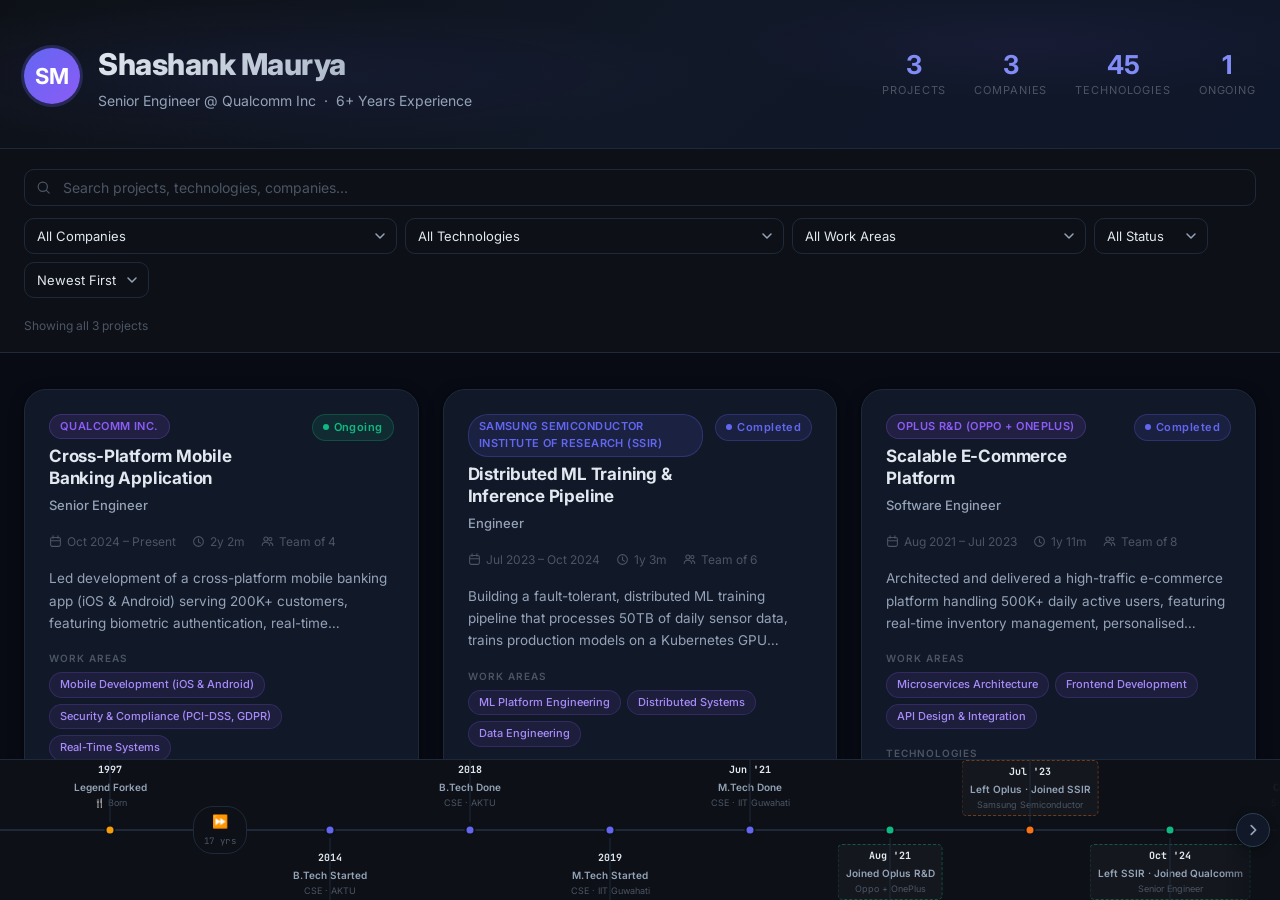
<file: portfolio.html>
<!DOCTYPE html>
<html lang="en">
<head>
  <meta charset="UTF-8" />
  <meta name="viewport" content="width=device-width, initial-scale=1.0" />
  <!-- Cache-busting: force browsers to always fetch fresh content -->
  <meta http-equiv="Cache-Control" content="no-cache, no-store, must-revalidate" />
  <meta http-equiv="Pragma" content="no-cache" />
  <meta http-equiv="Expires" content="0" />
  <title>Portfolio — Shashank Maurya</title>
  <link rel="stylesheet" href="portfolio/css/main.css?v=20260712" />
  <link rel="preconnect" href="https://fonts.googleapis.com" />
  <link rel="preconnect" href="https://fonts.gstatic.com" crossorigin />
  <link href="https://fonts.googleapis.com/css2?family=Inter:wght@300;400;500;600;700;800&family=JetBrains+Mono:wght@400;500&display=swap" rel="stylesheet" />
</head>
<body>

  <!-- ═══════════════════════════════════════════ HEADER ═══ -->
  <header class="site-header">
    <div class="container">
      <div class="header-inner">
        <div class="header-identity">
          <div class="avatar" aria-hidden="true">SM</div>
          <div>
            <h1 class="header-name">Shashank Maurya</h1>
            <p class="header-subtitle">Senior Engineer @ Qualcomm Inc &nbsp;·&nbsp; 6+ Years Experience</p>
          </div>
        </div>
        <div class="header-stats" id="header-stats">
          <!-- Populated by JS -->
        </div>
      </div>
    </div>
  </header>

  <!-- ═══════════════════════════════════════════ CONTROLS ═══ -->
  <section class="controls-bar">
    <div class="container">
      <div class="controls-inner">

        <div class="search-wrap">
          <svg class="search-icon" viewBox="0 0 20 20" fill="none" aria-hidden="true">
            <circle cx="8.5" cy="8.5" r="5.75" stroke="currentColor" stroke-width="1.5"/>
            <path d="M13 13l3.5 3.5" stroke="currentColor" stroke-width="1.5" stroke-linecap="round"/>
          </svg>
          <input
            type="text"
            id="search-input"
            class="search-input"
            placeholder="Search projects, technologies, companies…"
            autocomplete="off"
          />
        </div>

        <div class="filter-group">
          <select id="company-filter" class="filter-select">
            <option value="">All Companies</option>
          </select>

          <select id="tech-filter" class="filter-select">
            <option value="">All Technologies</option>
          </select>

          <select id="area-filter" class="filter-select">
            <option value="">All Work Areas</option>
          </select>

          <select id="status-filter" class="filter-select">
            <option value="">All Status</option>
            <option value="ongoing">Ongoing</option>
            <option value="completed">Completed</option>
          </select>

          <select id="sort-select" class="filter-select">
            <option value="date-desc">Newest First</option>
            <option value="date-asc">Oldest First</option>
            <option value="title-asc">Title A–Z</option>
            <option value="title-desc">Title Z–A</option>
          </select>
        </div>

      </div>

      <div class="active-filters" id="active-filters"></div>
      <p class="results-count" id="results-count"></p>
    </div>
  </section>

  <!-- ═══════════════════════════════════════════ GRID ═══ -->
  <main class="main-content">
    <div class="container">
      <div id="projects-grid" class="projects-grid">
        <div class="loading-state">
          <div class="spinner"></div>
          <p>Loading projects…</p>
        </div>
      </div>

      <div id="empty-state" class="empty-state" hidden>
        <svg viewBox="0 0 64 64" fill="none" aria-hidden="true">
          <circle cx="32" cy="32" r="28" stroke="currentColor" stroke-width="2" opacity=".3"/>
          <path d="M22 32h20M32 22v20" stroke="currentColor" stroke-width="2" stroke-linecap="round" opacity=".5"/>
        </svg>
        <h3>No projects found</h3>
        <p>Try adjusting your filters or search query.</p>
        <button class="btn-reset" id="reset-filters">Reset Filters</button>
      </div>
    </div>
  </main>

  <!-- ═══════════════════════════════════════════ LIFE TIMELINE ═══ -->
  <section class="lt-section" aria-label="Life Timeline">
    <div class="lt-outer" id="lt-outer">

      <button class="lt-nav lt-nav-left" id="lt-nav-left" aria-label="Scroll left">
        <svg viewBox="0 0 16 16" fill="none"><path d="M10 3L5 8l5 5" stroke="currentColor" stroke-width="2" stroke-linecap="round" stroke-linejoin="round"/></svg>
      </button>

      <div class="lt-scroll" id="lt-scroll">
        <div class="lt-track">

          <!-- ── 1997: Born ── -->
          <div class="lt-event lt-above lt-life">
            <div class="lt-label">
              <span class="lt-year">1997</span>
              <span class="lt-name">Legend Forked</span>
              <span class="lt-sub">🍴 Born</span>
            </div>
            <div class="lt-connector"></div>
            <div class="lt-dot"></div>
          </div>

          <!-- ── Fast-forward ── -->
          <div class="lt-ff">
            <div class="lt-ff-pill">
              <span>⏩</span>
              <span class="lt-ff-label">17 yrs</span>
            </div>
          </div>

          <!-- ── 2014: B.Tech Started ── -->
          <div class="lt-event lt-below lt-edu">
            <div class="lt-dot"></div>
            <div class="lt-connector"></div>
            <div class="lt-label">
              <span class="lt-year">2014</span>
              <span class="lt-name">B.Tech Started</span>
              <span class="lt-sub">CSE · AKTU</span>
            </div>
          </div>

          <!-- ── 2018: B.Tech Done ── -->
          <div class="lt-event lt-above lt-edu">
            <div class="lt-label">
              <span class="lt-year">2018</span>
              <span class="lt-name">B.Tech Done</span>
              <span class="lt-sub">CSE · AKTU</span>
            </div>
            <div class="lt-connector"></div>
            <div class="lt-dot"></div>
          </div>

          <!-- ── 2019: M.Tech Started ── -->
          <div class="lt-event lt-below lt-edu">
            <div class="lt-dot"></div>
            <div class="lt-connector"></div>
            <div class="lt-label">
              <span class="lt-year">2019</span>
              <span class="lt-name">M.Tech Started</span>
              <span class="lt-sub">CSE · IIT Guwahati</span>
            </div>
          </div>

          <!-- ── Jun 2021: M.Tech Done ── -->
          <div class="lt-event lt-above lt-edu">
            <div class="lt-label">
              <span class="lt-year">Jun '21</span>
              <span class="lt-name">M.Tech Done</span>
              <span class="lt-sub">CSE · IIT Guwahati</span>
            </div>
            <div class="lt-connector"></div>
            <div class="lt-dot"></div>
          </div>

          <!-- ── Aug 2021: Joined Oplus ── -->
          <div class="lt-event lt-below lt-join">
            <div class="lt-dot"></div>
            <div class="lt-connector"></div>
            <div class="lt-label">
              <span class="lt-year">Aug '21</span>
              <span class="lt-name">Joined Oplus R&amp;D</span>
              <span class="lt-sub">Oppo + OnePlus</span>
            </div>
          </div>

          <!-- ── Jul 2023: Left Oplus / Joined SSIR ── -->
          <div class="lt-event lt-above lt-transition">
            <div class="lt-label">
              <span class="lt-year">Jul '23</span>
              <span class="lt-name">Left Oplus · Joined SSIR</span>
              <span class="lt-sub">Samsung Semiconductor</span>
            </div>
            <div class="lt-connector"></div>
            <div class="lt-dot"></div>
          </div>

          <!-- ── Oct 2024: Left SSIR / Joined Qualcomm ── -->
          <div class="lt-event lt-below lt-join">
            <div class="lt-dot"></div>
            <div class="lt-connector"></div>
            <div class="lt-label">
              <span class="lt-year">Oct '24</span>
              <span class="lt-name">Left SSIR · Joined Qualcomm</span>
              <span class="lt-sub">Senior Engineer</span>
            </div>
          </div>

          <!-- ── Now: Qualcomm ── -->
          <div class="lt-event lt-above lt-current">
            <div class="lt-label">
              <span class="lt-year">Now</span>
              <span class="lt-name">Qualcomm Inc.</span>
              <span class="lt-sub">Senior Engineer 🔵</span>
            </div>
            <div class="lt-connector"></div>
            <div class="lt-dot"></div>
          </div>

          <div class="lt-end-pad"></div>
        </div>
      </div>

      <button class="lt-nav lt-nav-right" id="lt-nav-right" aria-label="Scroll right">
        <svg viewBox="0 0 16 16" fill="none"><path d="M6 3l5 5-5 5" stroke="currentColor" stroke-width="2" stroke-linecap="round" stroke-linejoin="round"/></svg>
      </button>

    </div>
  </section>

  <!-- ═══════════════════════════════════════════ PROJECT MODAL ═══ -->
  <div id="project-modal" class="modal" role="dialog" aria-modal="true" aria-labelledby="modal-title" hidden>
    <div class="modal-backdrop" id="modal-backdrop"></div>
    <div class="modal-panel">
      <button class="modal-close" id="modal-close" aria-label="Close">
        <svg viewBox="0 0 20 20" fill="none"><path d="M5 5l10 10M15 5L5 15" stroke="currentColor" stroke-width="1.8" stroke-linecap="round"/></svg>
      </button>
      <div id="modal-content" class="modal-content">
        <!-- Populated by JS -->
      </div>
    </div>
  </div>

  <script src="portfolio/js/main.js?v=20260712"></script>
</body>
</html>
</file>
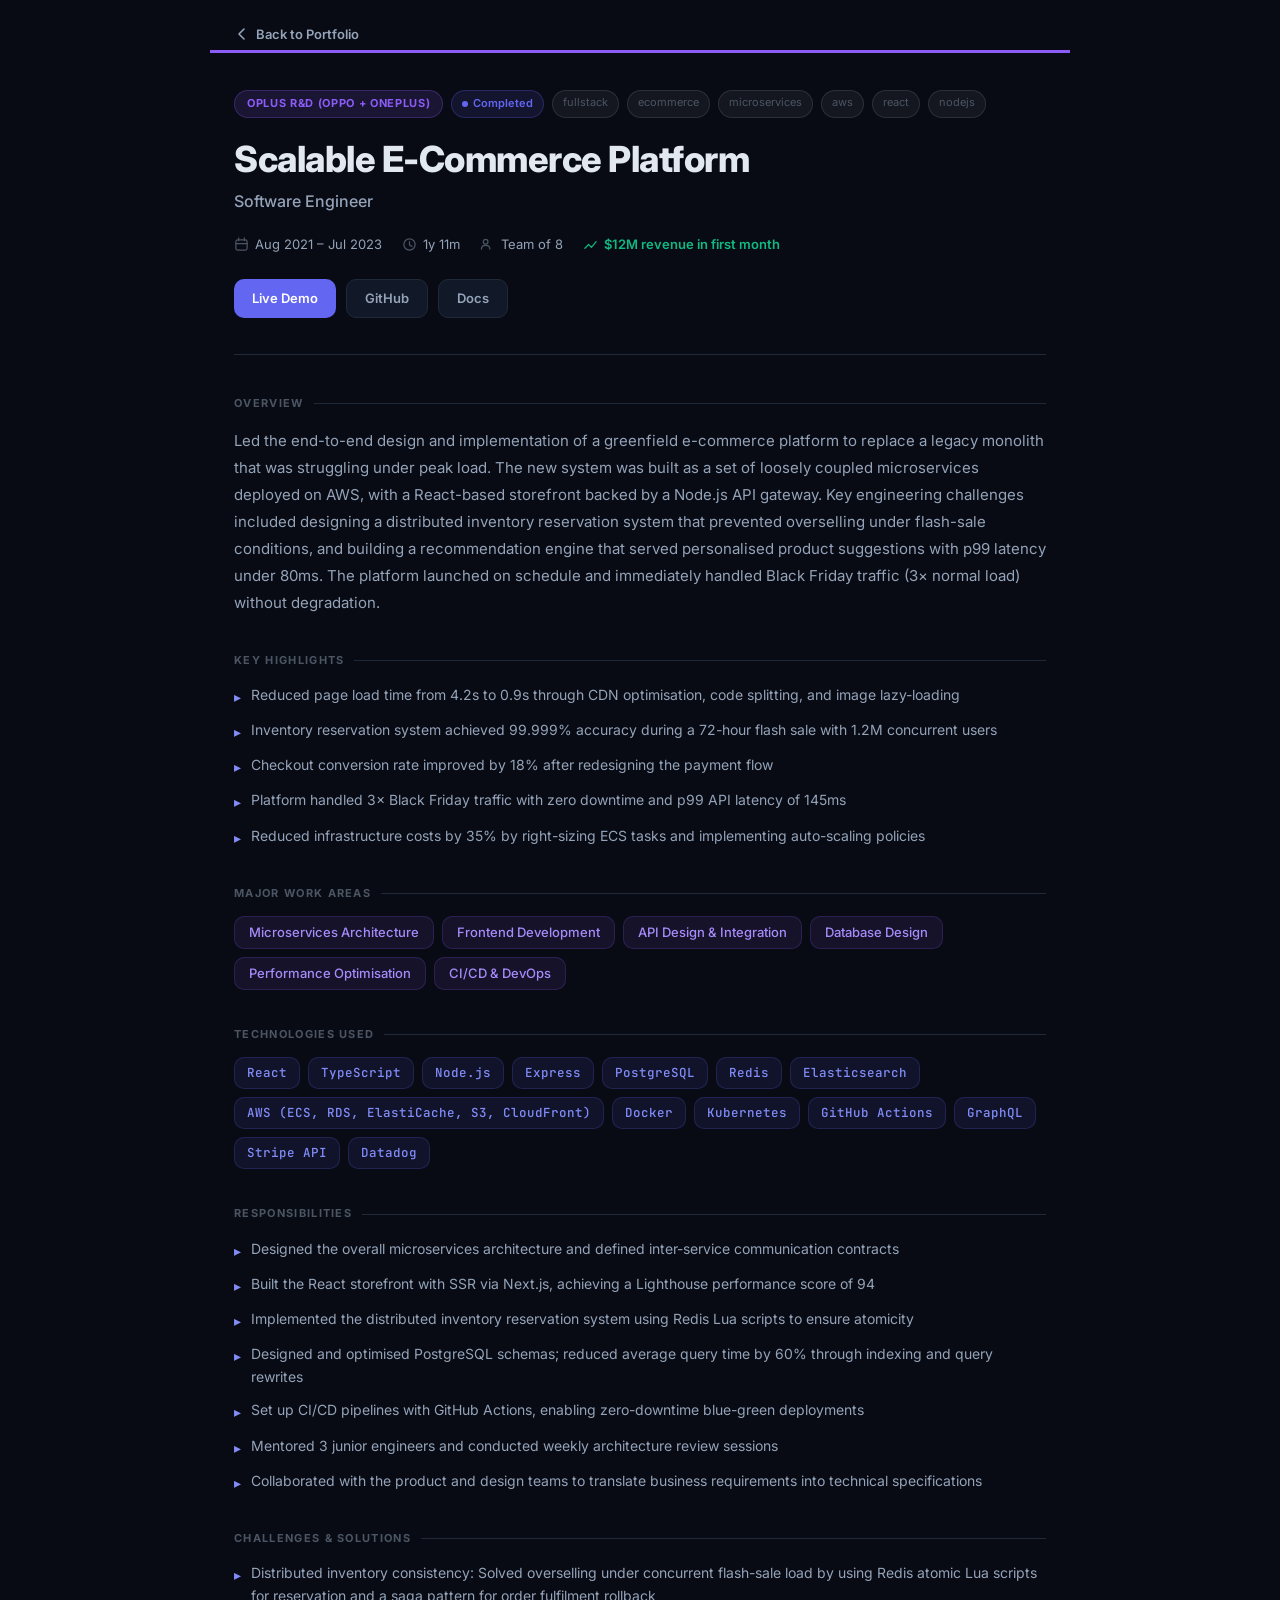
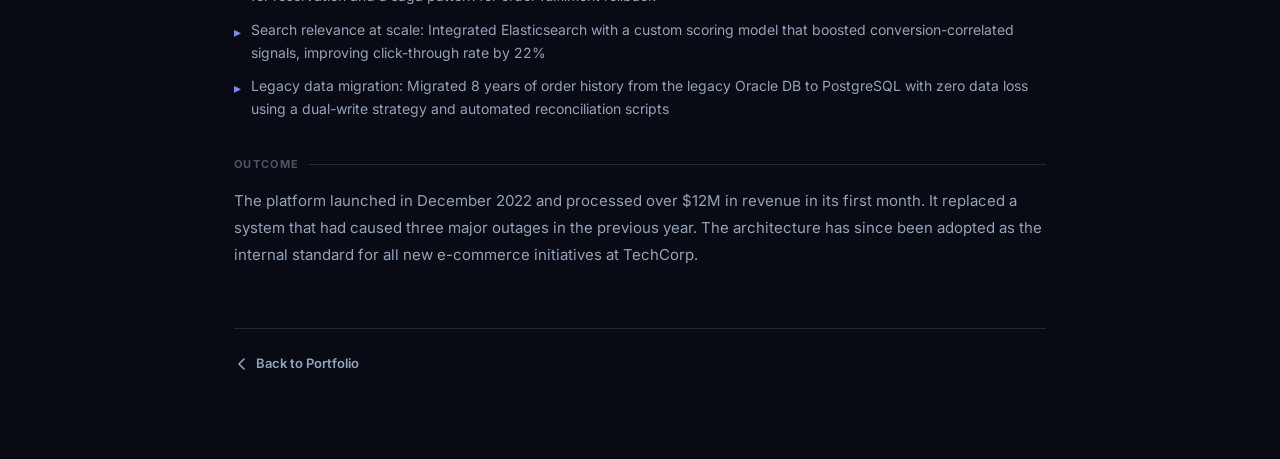
<file: portfolio/projects/ecommerce-platform.html>
<!DOCTYPE html>
<html lang="en">
<head>
  <meta charset="UTF-8" />
  <meta name="viewport" content="width=device-width, initial-scale=1.0" />
  <title>E-Commerce Platform — Project Detail</title>

  <script type="application/json" id="project-data">
  {
    "id": "ecommerce-platform",
    "title": "Scalable E-Commerce Platform",
    "company": "Oplus R&D (Oppo + OnePlus)",
    "role": "Software Engineer",

    "startDate": "2021-08",
    "endDate": "2023-07",
    "status": "completed",

    "description": "Architected and delivered a high-traffic e-commerce platform handling 500K+ daily active users, featuring real-time inventory management, personalised recommendations, and a sub-200ms checkout flow.",

    "detailedDescription": "Led the end-to-end design and implementation of a greenfield e-commerce platform to replace a legacy monolith that was struggling under peak load. The new system was built as a set of loosely coupled microservices deployed on AWS, with a React-based storefront backed by a Node.js API gateway. Key engineering challenges included designing a distributed inventory reservation system that prevented overselling under flash-sale conditions, and building a recommendation engine that served personalised product suggestions with p99 latency under 80ms. The platform launched on schedule and immediately handled Black Friday traffic (3× normal load) without degradation.",

    "majorWorkAreas": [
      "Microservices Architecture",
      "Frontend Development",
      "API Design & Integration",
      "Database Design",
      "Performance Optimisation",
      "CI/CD & DevOps"
    ],

    "technologies": [
      "React", "TypeScript", "Node.js", "Express",
      "PostgreSQL", "Redis", "Elasticsearch",
      "AWS (ECS, RDS, ElastiCache, S3, CloudFront)",
      "Docker", "Kubernetes", "GitHub Actions",
      "GraphQL", "Stripe API", "Datadog"
    ],

    "responsibilities": [
      "Designed the overall microservices architecture and defined inter-service communication contracts",
      "Built the React storefront with SSR via Next.js, achieving a Lighthouse performance score of 94",
      "Implemented the distributed inventory reservation system using Redis Lua scripts to ensure atomicity",
      "Designed and optimised PostgreSQL schemas; reduced average query time by 60% through indexing and query rewrites",
      "Set up CI/CD pipelines with GitHub Actions, enabling zero-downtime blue-green deployments",
      "Mentored 3 junior engineers and conducted weekly architecture review sessions",
      "Collaborated with the product and design teams to translate business requirements into technical specifications"
    ],

    "highlights": [
      "Reduced page load time from 4.2s to 0.9s through CDN optimisation, code splitting, and image lazy-loading",
      "Inventory reservation system achieved 99.999% accuracy during a 72-hour flash sale with 1.2M concurrent users",
      "Checkout conversion rate improved by 18% after redesigning the payment flow",
      "Platform handled 3× Black Friday traffic with zero downtime and p99 API latency of 145ms",
      "Reduced infrastructure costs by 35% by right-sizing ECS tasks and implementing auto-scaling policies"
    ],

    "challenges": [
      "Distributed inventory consistency: Solved overselling under concurrent flash-sale load by using Redis atomic Lua scripts for reservation and a saga pattern for order fulfilment rollback",
      "Search relevance at scale: Integrated Elasticsearch with a custom scoring model that boosted conversion-correlated signals, improving click-through rate by 22%",
      "Legacy data migration: Migrated 8 years of order history from the legacy Oracle DB to PostgreSQL with zero data loss using a dual-write strategy and automated reconciliation scripts"
    ],

    "outcome": "The platform launched in December 2022 and processed over $12M in revenue in its first month. It replaced a system that had caused three major outages in the previous year. The architecture has since been adopted as the internal standard for all new e-commerce initiatives at TechCorp.",

    "impactMetric": "$12M revenue in first month",
    "teamSize": 8,

    "tags": ["fullstack", "ecommerce", "microservices", "aws", "react", "nodejs"],

    "links": {
      "demo": "https://example-ecommerce.com",
      "github": "https://github.com/example/ecommerce-platform",
      "docs": "https://docs.example-ecommerce.com"
    }
  }
  </script>
</head>
<body>
  <script src="../js/project.js"></script>
</body>
</html>
</file>
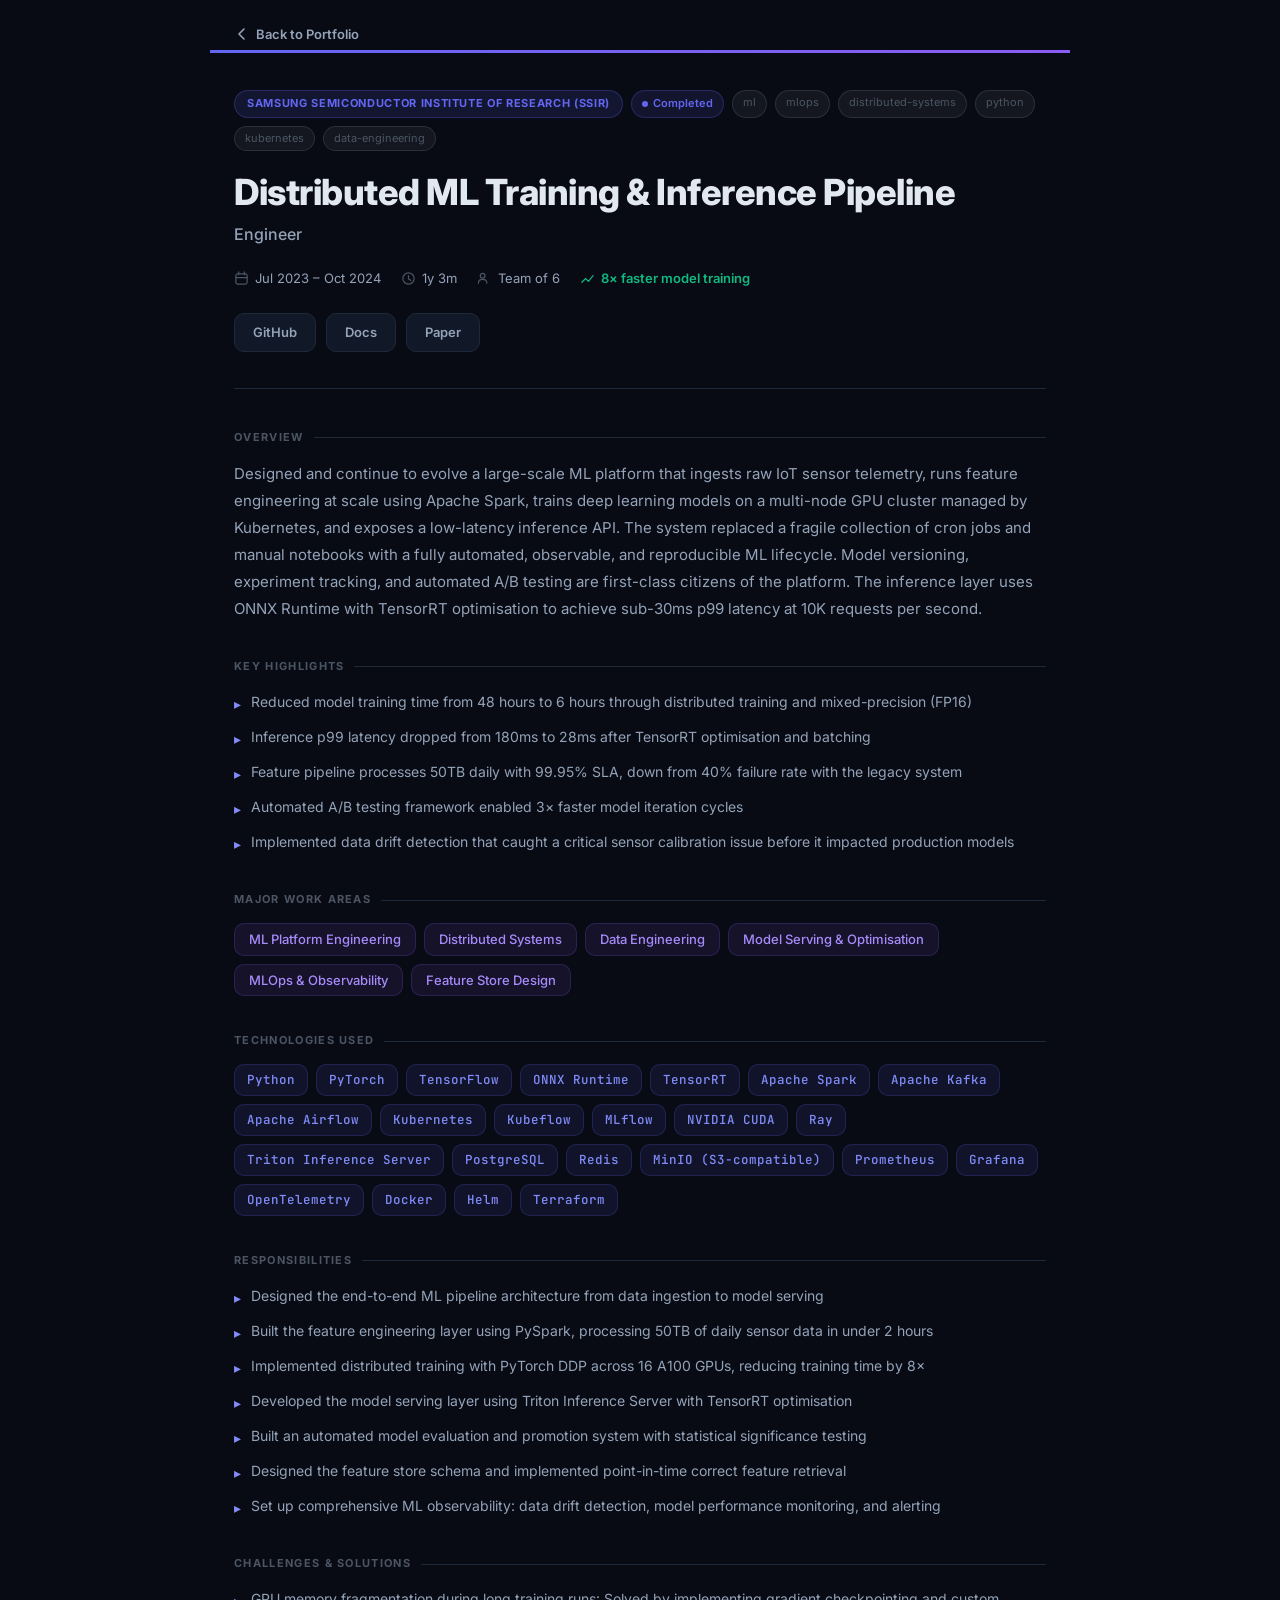
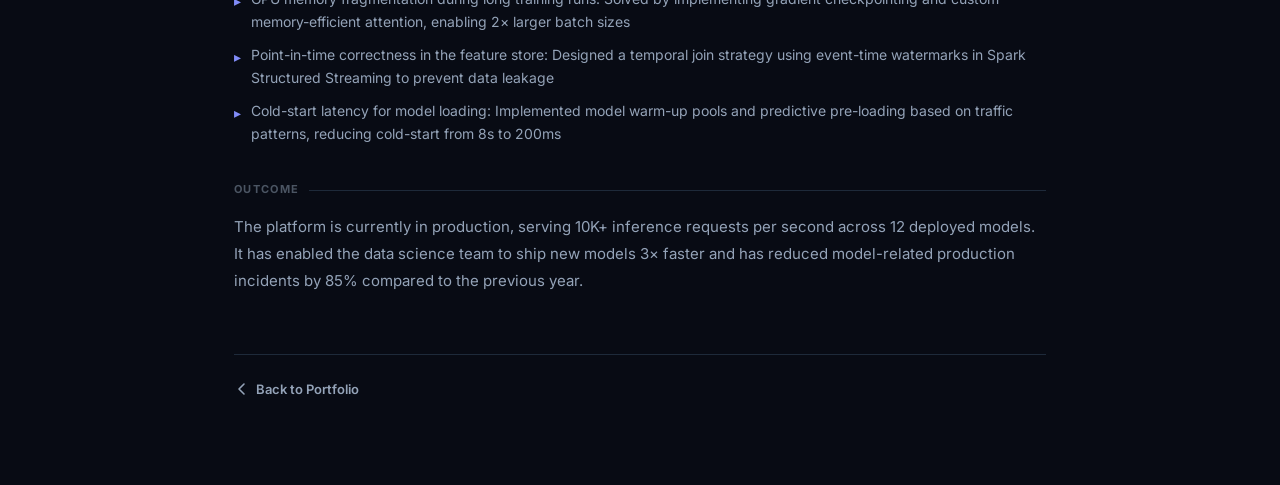
<file: portfolio/projects/ml-pipeline.html>
<!DOCTYPE html>
<html lang="en">
<head>
  <meta charset="UTF-8" />
  <meta name="viewport" content="width=device-width, initial-scale=1.0" />
  <title>ML Training Pipeline — Project Detail</title>

  <script type="application/json" id="project-data">
  {
    "id": "ml-pipeline",
    "title": "Distributed ML Training & Inference Pipeline",
    "company": "Samsung Semiconductor Institute of Research (SSIR)",
    "role": "Engineer",

    "startDate": "2023-07",
    "endDate": "2024-10",
    "status": "completed",

    "description": "Building a fault-tolerant, distributed ML training pipeline that processes 50TB of daily sensor data, trains production models on a Kubernetes GPU cluster, and serves real-time inference at 10K RPS with p99 latency under 30ms.",

    "detailedDescription": "Designed and continue to evolve a large-scale ML platform that ingests raw IoT sensor telemetry, runs feature engineering at scale using Apache Spark, trains deep learning models on a multi-node GPU cluster managed by Kubernetes, and exposes a low-latency inference API. The system replaced a fragile collection of cron jobs and manual notebooks with a fully automated, observable, and reproducible ML lifecycle. Model versioning, experiment tracking, and automated A/B testing are first-class citizens of the platform. The inference layer uses ONNX Runtime with TensorRT optimisation to achieve sub-30ms p99 latency at 10K requests per second.",

    "majorWorkAreas": [
      "ML Platform Engineering",
      "Distributed Systems",
      "Data Engineering",
      "Model Serving & Optimisation",
      "MLOps & Observability",
      "Feature Store Design"
    ],

    "technologies": [
      "Python", "PyTorch", "TensorFlow", "ONNX Runtime", "TensorRT",
      "Apache Spark", "Apache Kafka", "Apache Airflow",
      "Kubernetes", "Kubeflow", "MLflow",
      "NVIDIA CUDA", "Ray", "Triton Inference Server",
      "PostgreSQL", "Redis", "MinIO (S3-compatible)",
      "Prometheus", "Grafana", "OpenTelemetry",
      "Docker", "Helm", "Terraform"
    ],

    "responsibilities": [
      "Designed the end-to-end ML pipeline architecture from data ingestion to model serving",
      "Built the feature engineering layer using PySpark, processing 50TB of daily sensor data in under 2 hours",
      "Implemented distributed training with PyTorch DDP across 16 A100 GPUs, reducing training time by 8×",
      "Developed the model serving layer using Triton Inference Server with TensorRT optimisation",
      "Built an automated model evaluation and promotion system with statistical significance testing",
      "Designed the feature store schema and implemented point-in-time correct feature retrieval",
      "Set up comprehensive ML observability: data drift detection, model performance monitoring, and alerting"
    ],

    "highlights": [
      "Reduced model training time from 48 hours to 6 hours through distributed training and mixed-precision (FP16)",
      "Inference p99 latency dropped from 180ms to 28ms after TensorRT optimisation and batching",
      "Feature pipeline processes 50TB daily with 99.95% SLA, down from 40% failure rate with the legacy system",
      "Automated A/B testing framework enabled 3× faster model iteration cycles",
      "Implemented data drift detection that caught a critical sensor calibration issue before it impacted production models"
    ],

    "challenges": [
      "GPU memory fragmentation during long training runs: Solved by implementing gradient checkpointing and custom memory-efficient attention, enabling 2× larger batch sizes",
      "Point-in-time correctness in the feature store: Designed a temporal join strategy using event-time watermarks in Spark Structured Streaming to prevent data leakage",
      "Cold-start latency for model loading: Implemented model warm-up pools and predictive pre-loading based on traffic patterns, reducing cold-start from 8s to 200ms"
    ],

    "outcome": "The platform is currently in production, serving 10K+ inference requests per second across 12 deployed models. It has enabled the data science team to ship new models 3× faster and has reduced model-related production incidents by 85% compared to the previous year.",

    "impactMetric": "8× faster model training",
    "teamSize": 6,

    "tags": ["ml", "mlops", "distributed-systems", "python", "kubernetes", "data-engineering"],

    "links": {
      "github": "https://github.com/example/ml-pipeline",
      "docs": "https://ml-platform-docs.example.com",
      "paper": "https://arxiv.org/abs/example"
    }
  }
  </script>
</head>
<body>
  <script src="../js/project.js"></script>
</body>
</html>
</file>
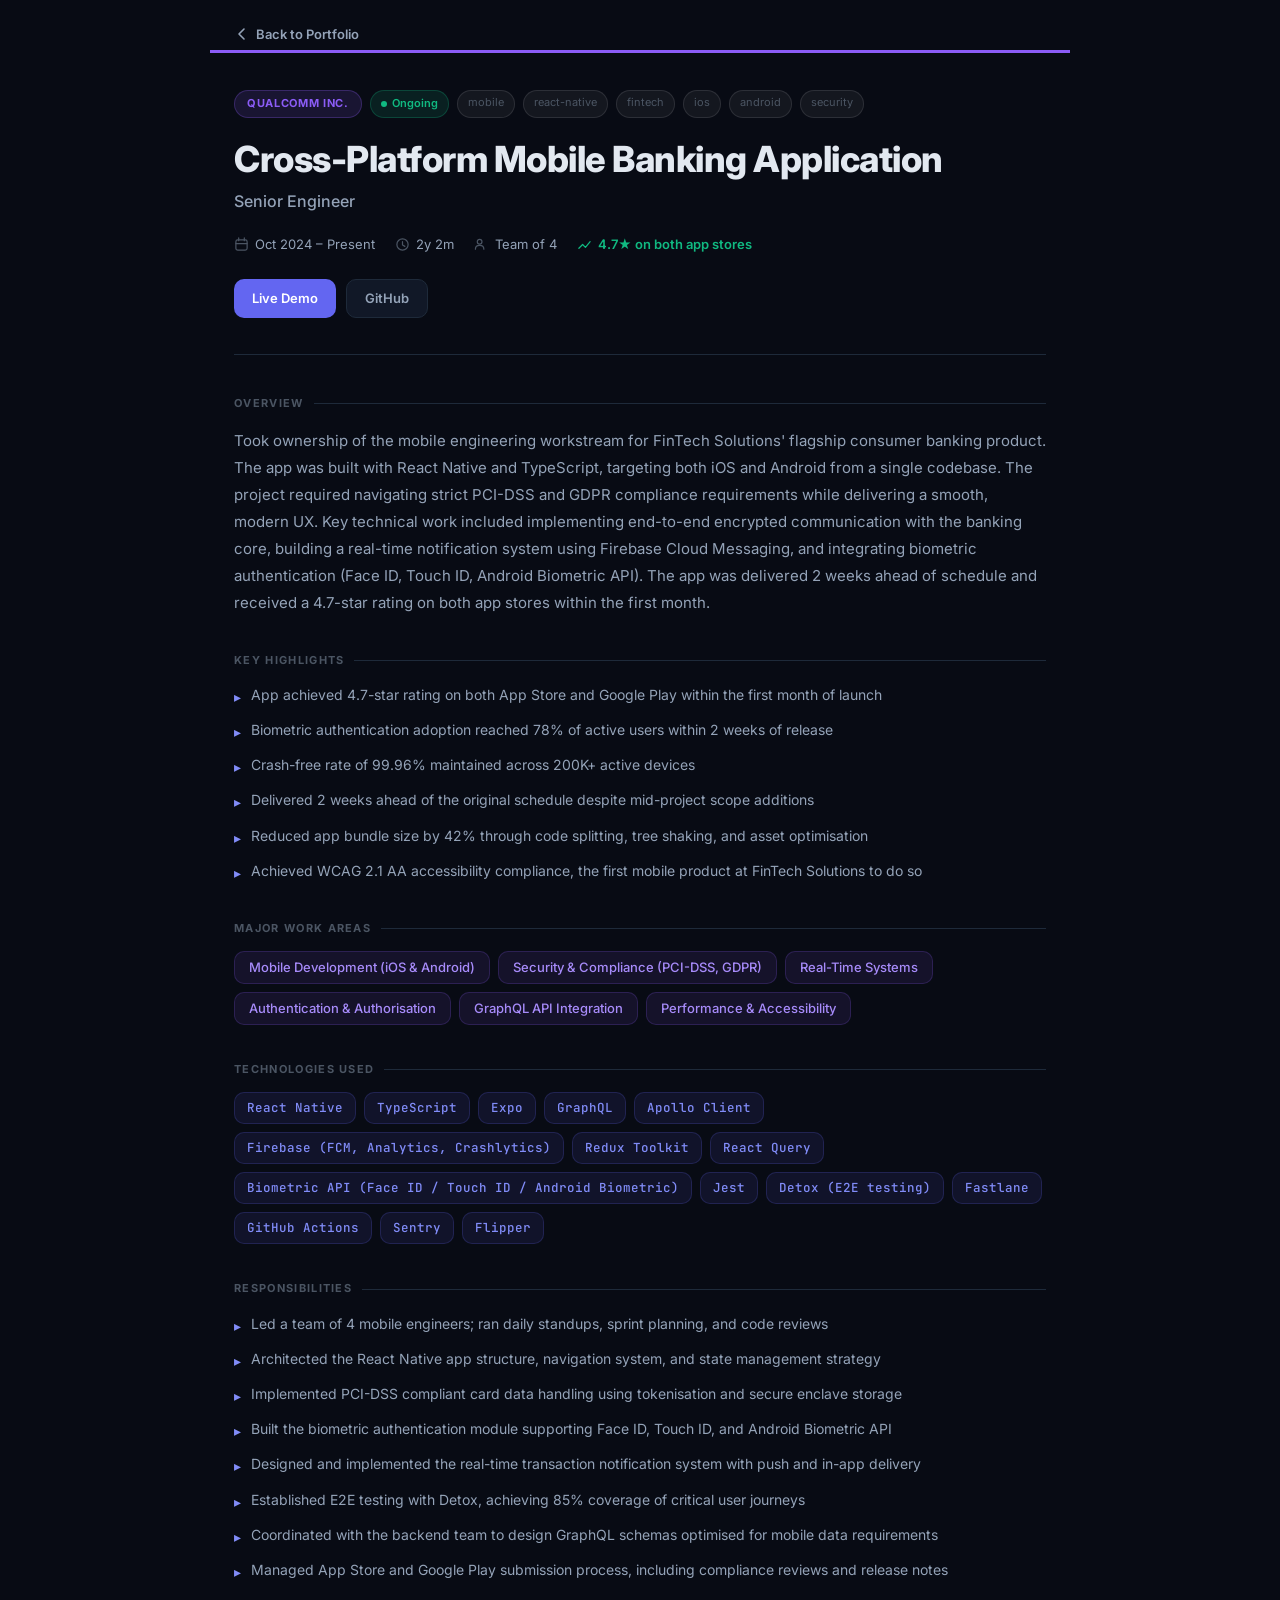
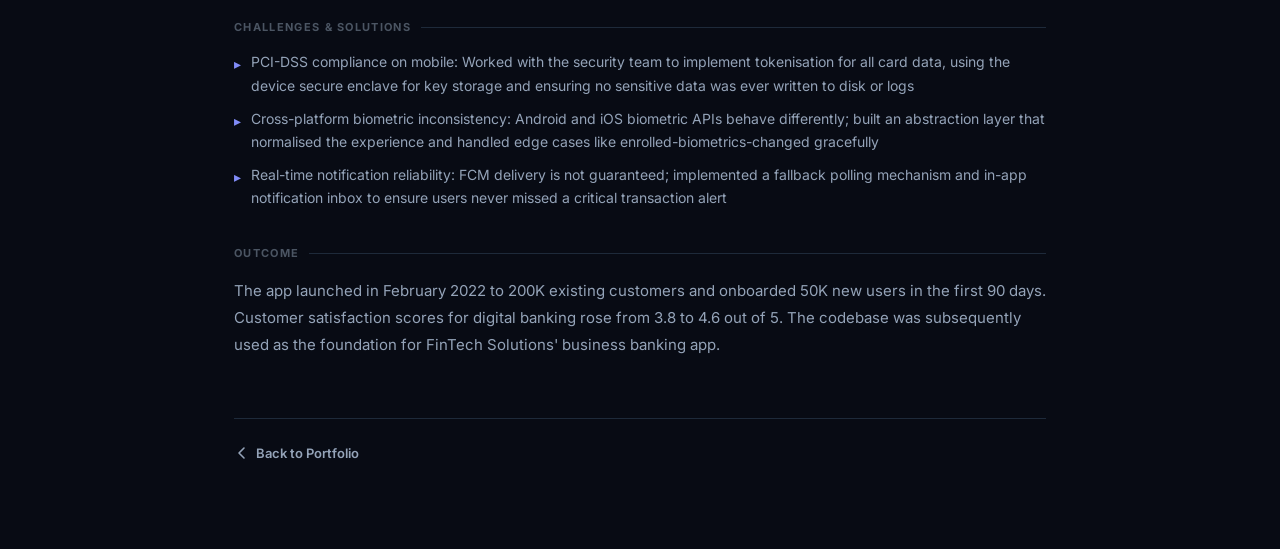
<file: portfolio/projects/mobile-banking-app.html>
<!DOCTYPE html>
<html lang="en">
<head>
  <meta charset="UTF-8" />
  <meta name="viewport" content="width=device-width, initial-scale=1.0" />
  <title>Mobile Banking App — Project Detail</title>

  <script type="application/json" id="project-data">
  {
    "id": "mobile-banking-app",
    "title": "Cross-Platform Mobile Banking Application",
    "company": "Qualcomm Inc.",
    "role": "Senior Engineer",

    "startDate": "2024-10",
    "endDate": null,
    "status": "ongoing",

    "description": "Led development of a cross-platform mobile banking app (iOS & Android) serving 200K+ customers, featuring biometric authentication, real-time transaction notifications, and PCI-DSS compliant payment flows.",

    "detailedDescription": "Took ownership of the mobile engineering workstream for FinTech Solutions' flagship consumer banking product. The app was built with React Native and TypeScript, targeting both iOS and Android from a single codebase. The project required navigating strict PCI-DSS and GDPR compliance requirements while delivering a smooth, modern UX. Key technical work included implementing end-to-end encrypted communication with the banking core, building a real-time notification system using Firebase Cloud Messaging, and integrating biometric authentication (Face ID, Touch ID, Android Biometric API). The app was delivered 2 weeks ahead of schedule and received a 4.7-star rating on both app stores within the first month.",

    "majorWorkAreas": [
      "Mobile Development (iOS & Android)",
      "Security & Compliance (PCI-DSS, GDPR)",
      "Real-Time Systems",
      "Authentication & Authorisation",
      "GraphQL API Integration",
      "Performance & Accessibility"
    ],

    "technologies": [
      "React Native", "TypeScript", "Expo",
      "GraphQL", "Apollo Client",
      "Firebase (FCM, Analytics, Crashlytics)",
      "Redux Toolkit", "React Query",
      "Biometric API (Face ID / Touch ID / Android Biometric)",
      "Jest", "Detox (E2E testing)",
      "Fastlane", "GitHub Actions",
      "Sentry", "Flipper"
    ],

    "responsibilities": [
      "Led a team of 4 mobile engineers; ran daily standups, sprint planning, and code reviews",
      "Architected the React Native app structure, navigation system, and state management strategy",
      "Implemented PCI-DSS compliant card data handling using tokenisation and secure enclave storage",
      "Built the biometric authentication module supporting Face ID, Touch ID, and Android Biometric API",
      "Designed and implemented the real-time transaction notification system with push and in-app delivery",
      "Established E2E testing with Detox, achieving 85% coverage of critical user journeys",
      "Coordinated with the backend team to design GraphQL schemas optimised for mobile data requirements",
      "Managed App Store and Google Play submission process, including compliance reviews and release notes"
    ],

    "highlights": [
      "App achieved 4.7-star rating on both App Store and Google Play within the first month of launch",
      "Biometric authentication adoption reached 78% of active users within 2 weeks of release",
      "Crash-free rate of 99.96% maintained across 200K+ active devices",
      "Delivered 2 weeks ahead of the original schedule despite mid-project scope additions",
      "Reduced app bundle size by 42% through code splitting, tree shaking, and asset optimisation",
      "Achieved WCAG 2.1 AA accessibility compliance, the first mobile product at FinTech Solutions to do so"
    ],

    "challenges": [
      "PCI-DSS compliance on mobile: Worked with the security team to implement tokenisation for all card data, using the device secure enclave for key storage and ensuring no sensitive data was ever written to disk or logs",
      "Cross-platform biometric inconsistency: Android and iOS biometric APIs behave differently; built an abstraction layer that normalised the experience and handled edge cases like enrolled-biometrics-changed gracefully",
      "Real-time notification reliability: FCM delivery is not guaranteed; implemented a fallback polling mechanism and in-app notification inbox to ensure users never missed a critical transaction alert"
    ],

    "outcome": "The app launched in February 2022 to 200K existing customers and onboarded 50K new users in the first 90 days. Customer satisfaction scores for digital banking rose from 3.8 to 4.6 out of 5. The codebase was subsequently used as the foundation for FinTech Solutions' business banking app.",

    "impactMetric": "4.7★ on both app stores",
    "teamSize": 4,

    "tags": ["mobile", "react-native", "fintech", "ios", "android", "security"],

    "links": {
      "demo": "https://apps.apple.com/example",
      "github": "https://github.com/example/mobile-banking"
    }
  }
  </script>
</head>
<body>
  <script src="../js/project.js"></script>
</body>
</html>
</file>
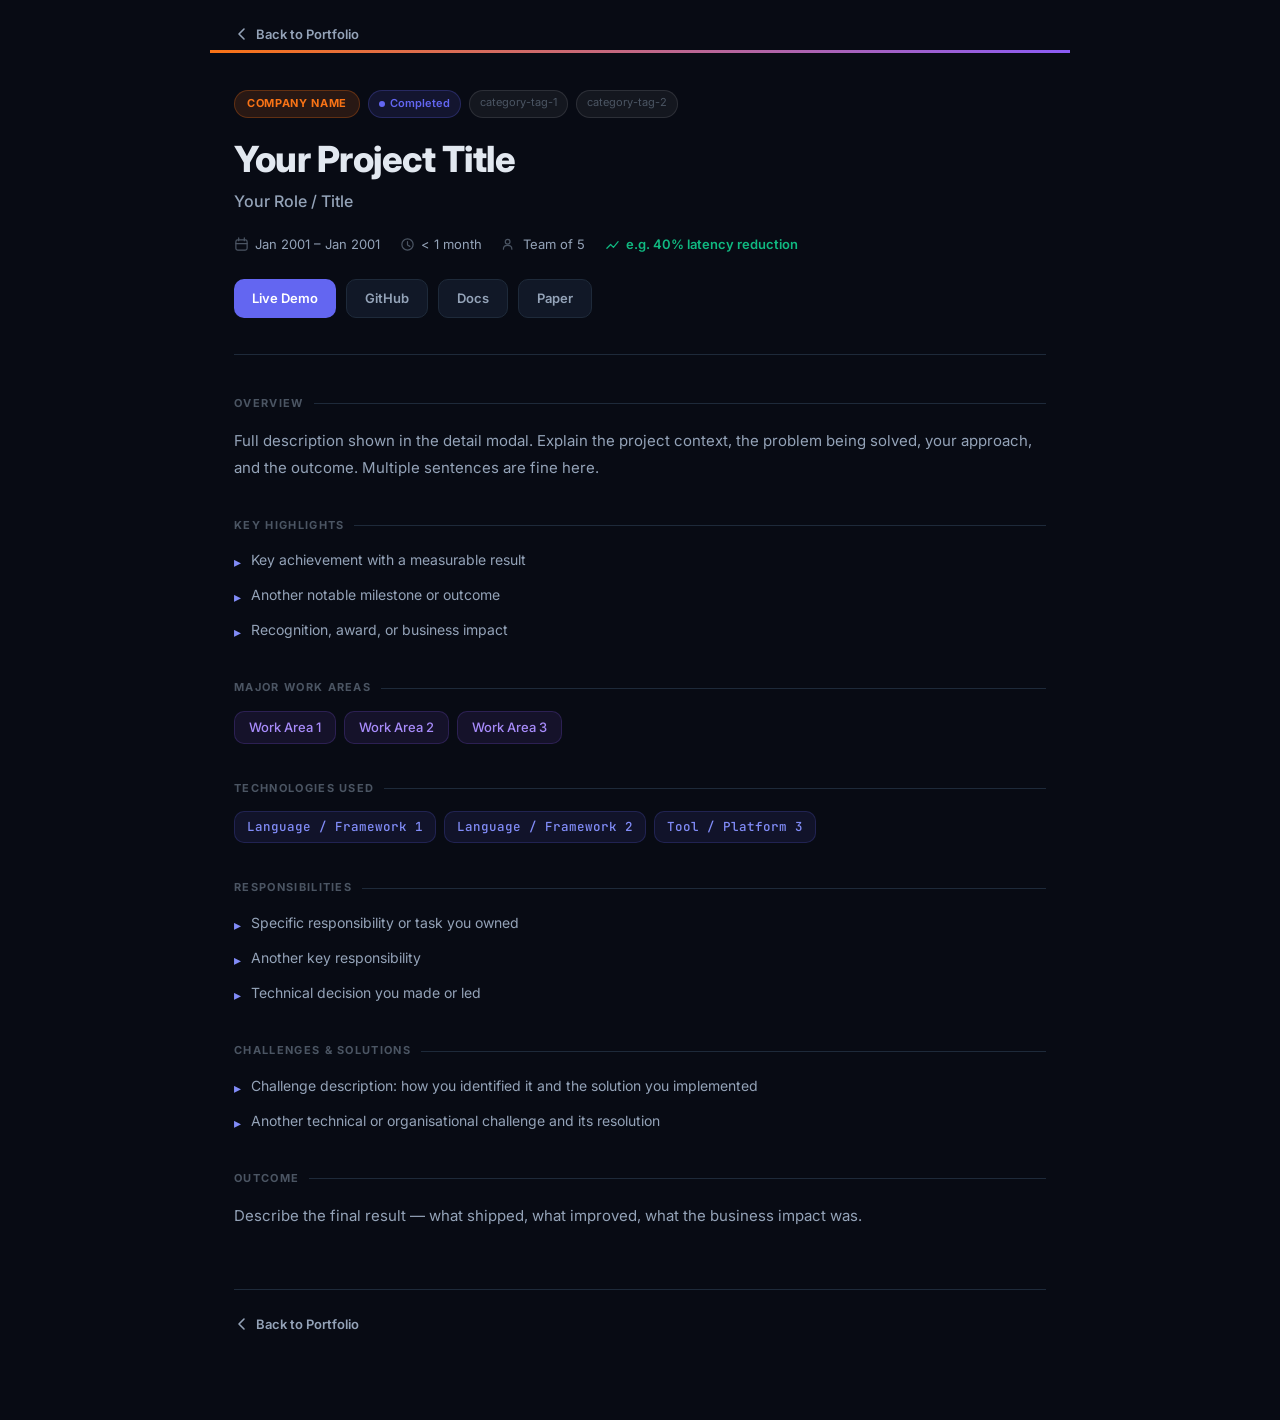
<file: portfolio/projects/template.html>
<!DOCTYPE html>
<!--
  ╔══════════════════════════════════════════════════════════════════╗
  ║  PROJECT TEMPLATE  —  my_portfolio                               ║
  ╠══════════════════════════════════════════════════════════════════╣
  ║  HOW TO ADD A NEW PROJECT                                        ║
  ║  ──────────────────────────────────────────────────────────────  ║
  ║  1. Copy this file and rename it  (e.g. my-new-project.html)     ║
  ║  2. Fill in every field in the JSON block below                  ║
  ║  3. Add the new filename to  projects/manifest.json              ║
  ║  4. Refresh the portfolio page — your tile appears automatically  ║
  ║                                                                  ║
  ║  FIELD REFERENCE  (★ = required,  ○ = optional)                  ║
  ║  ──────────────────────────────────────────────────────────────  ║
  ║  ★ id               STRING   Unique kebab-case slug              ║
  ║  ★ title            STRING   Full project name                   ║
  ║  ★ company          STRING   Employer / organisation             ║
  ║  ○ role             STRING   Your job title on this project      ║
  ║  ★ startDate        STRING   "YYYY-MM"  e.g. "2023-03"           ║
  ║  ○ endDate          STRING   "YYYY-MM"  null if ongoing          ║
  ║  ★ status           ENUM     "ongoing" | "completed" | "paused"  ║
  ║  ★ description      STRING   1–2 sentence tile summary           ║
  ║  ○ detailedDescription STRING Long-form detail modal text        ║
  ║  ★ majorWorkAreas   ARRAY    High-level work domains             ║
  ║  ★ technologies     ARRAY    All languages / frameworks / tools  ║
  ║  ○ responsibilities ARRAY    Your specific tasks                 ║
  ║  ○ highlights       ARRAY    Key achievements / milestones       ║
  ║  ○ challenges       ARRAY    Problems faced and how solved       ║
  ║  ○ outcome          STRING   Final result / business impact      ║
  ║  ○ impactMetric     STRING   Headline metric for tile footer     ║
  ║  ○ teamSize         NUMBER   Total team headcount                ║
  ║  ○ tags             ARRAY    Free-form category tags             ║
  ║  ○ links.demo       STRING   Live demo URL                       ║
  ║  ○ links.github     STRING   GitHub repository URL               ║
  ║  ○ links.docs       STRING   Documentation URL                   ║
  ║  ○ links.paper      STRING   Paper / report URL                  ║
  ║  ○ links.<custom>   STRING   Any other named URL                 ║
  ╚══════════════════════════════════════════════════════════════════╝
-->
<html lang="en">
<head>
  <meta charset="UTF-8" />
  <meta name="viewport" content="width=device-width, initial-scale=1.0" />
  <title>Project Title — Portfolio</title>

  <!--
    ══════════════════════════════════════════════════════════════
    PROJECT DATA BLOCK
    ──────────────────────────────────────────────────────────────
    • The portfolio page (index.html) fetches this file and parses
      the JSON below to build the tile card and detail modal.
    • Do NOT change the id="project-data" attribute.
    • All string values use standard JSON — no trailing commas.
    • Delete any optional fields you don't need.
    ══════════════════════════════════════════════════════════════
  -->
  <script type="application/json" id="project-data">
  {
    "id": "your-project-slug",
    "title": "Your Project Title",
    "company": "Company Name",
    "role": "Your Role / Title",

    "startDate": "YYYY-MM",
    "endDate": "YYYY-MM",
    "status": "completed",

    "description": "One or two sentence summary shown on the project tile. Keep it concise and impactful.",

    "detailedDescription": "Full description shown in the detail modal. Explain the project context, the problem being solved, your approach, and the outcome. Multiple sentences are fine here.",

    "majorWorkAreas": [
      "Work Area 1",
      "Work Area 2",
      "Work Area 3"
    ],

    "technologies": [
      "Language / Framework 1",
      "Language / Framework 2",
      "Tool / Platform 3"
    ],

    "responsibilities": [
      "Specific responsibility or task you owned",
      "Another key responsibility",
      "Technical decision you made or led"
    ],

    "highlights": [
      "Key achievement with a measurable result",
      "Another notable milestone or outcome",
      "Recognition, award, or business impact"
    ],

    "challenges": [
      "Challenge description: how you identified it and the solution you implemented",
      "Another technical or organisational challenge and its resolution"
    ],

    "outcome": "Describe the final result — what shipped, what improved, what the business impact was.",

    "impactMetric": "e.g. 40% latency reduction",

    "teamSize": 5,

    "tags": [
      "category-tag-1",
      "category-tag-2"
    ],

    "links": {
      "demo":   "https://your-demo-url.com",
      "github": "https://github.com/you/repo",
      "docs":   "https://docs.your-project.com",
      "paper":  "https://arxiv.org/abs/your-paper"
    }
  }
  </script>
</head>
<body>
  <!--
    The body is intentionally empty for the portfolio tile system.
    The portfolio page (index.html) reads the JSON above and renders
    both the tile card and the detail modal automatically.

    For a standalone detail page (when the file is opened directly),
    project.js reads the same JSON and renders a full-page layout.
  -->
  <script src="../js/project.js"></script>
</body>
</html>
</file>
<file: css/style.css>
/* ========================================
   EdgeCore Solutions - Professional Website
   ======================================== */

/* CSS Variables */
:root {
    --primary-50: #eff6ff;
    --primary-100: #dbeafe;
    --primary-200: #bfdbfe;
    --primary-300: #93c5fd;
    --primary-400: #60a5fa;
    --primary-500: #3b82f6;
    --primary-600: #2563eb;
    --primary-700: #1d4ed8;
    --primary-800: #1e40af;
    --primary-900: #1e3a8a;

    --gray-50: #f8fafc;
    --gray-100: #f1f5f9;
    --gray-200: #e2e8f0;
    --gray-300: #cbd5e1;
    --gray-400: #94a3b8;
    --gray-500: #64748b;
    --gray-600: #475569;
    --gray-700: #334155;
    --gray-800: #1e293b;
    --gray-900: #0f172a;
    --gray-950: #020617;

    --white: #ffffff;
    --black: #000000;

    --font-family: 'Inter', -apple-system, BlinkMacSystemFont, 'Segoe UI', sans-serif;
    --font-size-xs: 0.75rem;
    --font-size-sm: 0.875rem;
    --font-size-base: 1rem;
    --font-size-lg: 1.125rem;
    --font-size-xl: 1.25rem;
    --font-size-2xl: 1.5rem;
    --font-size-3xl: 1.875rem;
    --font-size-4xl: 2.25rem;
    --font-size-5xl: 3rem;
    --font-size-6xl: 3.75rem;

    --radius-sm: 0.375rem;
    --radius-md: 0.5rem;
    --radius-lg: 0.75rem;
    --radius-xl: 1rem;
    --radius-2xl: 1.5rem;

    --shadow-sm: 0 1px 2px rgba(0, 0, 0, 0.05);
    --shadow-md: 0 4px 6px -1px rgba(0, 0, 0, 0.1), 0 2px 4px -2px rgba(0, 0, 0, 0.1);
    --shadow-lg: 0 10px 15px -3px rgba(0, 0, 0, 0.1), 0 4px 6px -4px rgba(0, 0, 0, 0.1);
    --shadow-xl: 0 20px 25px -5px rgba(0, 0, 0, 0.1), 0 8px 10px -6px rgba(0, 0, 0, 0.1);
    --shadow-2xl: 0 25px 50px -12px rgba(0, 0, 0, 0.25);

    --transition: 0.3s ease;
    --transition-fast: 0.15s ease;
}

/* Reset & Base */
*, *::before, *::after {
    margin: 0;
    padding: 0;
    box-sizing: border-box;
}

html {
    scroll-behavior: smooth;
    scroll-padding-top: 80px;
}

body {
    font-family: var(--font-family);
    font-size: var(--font-size-base);
    line-height: 1.6;
    color: var(--gray-800);
    background-color: var(--white);
    -webkit-font-smoothing: antialiased;
    -moz-osx-font-smoothing: grayscale;
}

a {
    text-decoration: none;
    color: inherit;
    transition: color var(--transition-fast);
}

ul {
    list-style: none;
}

img {
    max-width: 100%;
    height: auto;
}

/* Container */
.container {
    max-width: 1200px;
    margin: 0 auto;
    padding: 0 24px;
}

/* ========================================
   Navigation
   ======================================== */
.navbar {
    position: fixed;
    top: 0;
    left: 0;
    right: 0;
    z-index: 1000;
    background: rgba(255, 255, 255, 0.95);
    backdrop-filter: blur(20px);
    border-bottom: 1px solid transparent;
    transition: all var(--transition);
}

.navbar.scrolled {
    border-bottom-color: var(--gray-200);
    box-shadow: var(--shadow-sm);
}

.nav-container {
    display: flex;
    align-items: center;
    justify-content: space-between;
    height: 72px;
}

.logo {
    display: flex;
    align-items: center;
    gap: 10px;
}

.logo-icon {
    width: 36px;
    height: 36px;
}

.logo-text {
    font-size: var(--font-size-xl);
    font-weight: 700;
    color: var(--gray-900);
}

.nav-links {
    display: flex;
    align-items: center;
    gap: 32px;
}

.nav-links a {
    font-size: var(--font-size-sm);
    font-weight: 500;
    color: var(--gray-600);
    transition: color var(--transition-fast);
}

.nav-links a:hover {
    color: var(--primary-600);
}

.nav-cta {
    background: var(--primary-600);
    color: var(--white) !important;
    padding: 8px 20px;
    border-radius: var(--radius-md);
    font-weight: 500;
}

.nav-cta:hover {
    background: var(--primary-700);
    color: var(--white) !important;
}

.mobile-toggle {
    display: none;
    flex-direction: column;
    gap: 5px;
    background: none;
    border: none;
    cursor: pointer;
    padding: 4px;
}

.mobile-toggle span {
    width: 24px;
    height: 2px;
    background: var(--gray-700);
    border-radius: 2px;
    transition: all var(--transition);
}

/* ========================================
   Buttons
   ======================================== */
.btn {
    display: inline-flex;
    align-items: center;
    justify-content: center;
    padding: 12px 28px;
    font-size: var(--font-size-sm);
    font-weight: 600;
    border-radius: var(--radius-md);
    transition: all var(--transition);
    cursor: pointer;
    border: none;
    font-family: var(--font-family);
}

.btn-primary {
    background: var(--primary-600);
    color: var(--white);
    box-shadow: 0 4px 14px rgba(37, 99, 235, 0.3);
}

.btn-primary:hover {
    background: var(--primary-700);
    box-shadow: 0 6px 20px rgba(37, 99, 235, 0.4);
    transform: translateY(-1px);
}

.btn-outline {
    background: transparent;
    color: var(--gray-700);
    border: 1.5px solid var(--gray-300);
}

.btn-outline:hover {
    border-color: var(--primary-500);
    color: var(--primary-600);
    background: var(--primary-50);
}

.btn-white {
    background: var(--white);
    color: var(--primary-700);
    box-shadow: var(--shadow-md);
}

.btn-white:hover {
    transform: translateY(-1px);
    box-shadow: var(--shadow-lg);
}

.btn-ghost {
    background: rgba(255, 255, 255, 0.15);
    color: var(--white);
    border: 1.5px solid rgba(255, 255, 255, 0.3);
}

.btn-ghost:hover {
    background: rgba(255, 255, 255, 0.25);
}

.btn-full {
    width: 100%;
}

/* ========================================
   Hero Section
   ======================================== */
.hero {
    position: relative;
    min-height: 100vh;
    display: flex;
    align-items: center;
    padding-top: 72px;
    overflow: hidden;
    background: linear-gradient(135deg, var(--gray-50) 0%, var(--white) 50%, var(--primary-50) 100%);
}

.hero-bg {
    position: absolute;
    inset: 0;
    overflow: hidden;
}

.hero-particles {
    position: absolute;
    inset: 0;
}

.hero-content {
    display: grid;
    grid-template-columns: 1fr 1fr;
    gap: 60px;
    align-items: center;
    position: relative;
    z-index: 2;
}

.hero-badge {
    display: inline-block;
    padding: 6px 16px;
    background: var(--primary-50);
    color: var(--primary-700);
    border: 1px solid var(--primary-200);
    border-radius: 100px;
    font-size: var(--font-size-sm);
    font-weight: 500;
    margin-bottom: 20px;
}

.hero-text h1 {
    font-size: clamp(2.5rem, 5vw, 4rem);
    font-weight: 800;
    line-height: 1.1;
    color: var(--gray-900);
    margin-bottom: 20px;
}

.gradient-text {
    background: linear-gradient(135deg, var(--primary-600) 0%, var(--primary-800) 100%);
    -webkit-background-clip: text;
    -webkit-text-fill-color: transparent;
    background-clip: text;
}

.hero-description {
    font-size: var(--font-size-lg);
    color: var(--gray-600);
    line-height: 1.7;
    margin-bottom: 32px;
    max-width: 520px;
}

.hero-actions {
    display: flex;
    gap: 16px;
    margin-bottom: 48px;
}

.hero-stats {
    display: flex;
    gap: 40px;
}

.stat {
    display: flex;
    flex-direction: column;
}

.stat-number {
    font-size: var(--font-size-3xl);
    font-weight: 700;
    color: var(--gray-900);
}

.stat-suffix {
    font-size: var(--font-size-xl);
    font-weight: 600;
    color: var(--primary-600);
}

.stat-label {
    font-size: var(--font-size-sm);
    color: var(--gray-500);
    margin-top: 2px;
}

/* Hero Visual */
.hero-visual {
    display: flex;
    align-items: center;
    justify-content: center;
}

.device-graphic {
    position: relative;
    width: 400px;
    height: 400px;
    display: flex;
    align-items: center;
    justify-content: center;
}

.device-ring {
    position: absolute;
    border-radius: 50%;
    border: 1px solid var(--primary-200);
    animation: pulse-ring 4s ease-in-out infinite;
}

.ring-1 {
    width: 200px;
    height: 200px;
    border-color: var(--primary-300);
    animation-delay: 0s;
}

.ring-2 {
    width: 300px;
    height: 300px;
    border-color: var(--primary-200);
    animation-delay: 1s;
}

.ring-3 {
    width: 380px;
    height: 380px;
    border-color: var(--primary-100);
    animation-delay: 2s;
}

@keyframes pulse-ring {
    0%, 100% { opacity: 0.4; transform: scale(1); }
    50% { opacity: 1; transform: scale(1.02); }
}

.device-core {
    width: 120px;
    height: 120px;
    background: var(--white);
    border-radius: var(--radius-xl);
    box-shadow: var(--shadow-xl);
    display: flex;
    align-items: center;
    justify-content: center;
    position: relative;
    z-index: 2;
    color: var(--primary-600);
    animation: float 6s ease-in-out infinite;
}

.device-core svg {
    width: 80px;
    height: 80px;
}

@keyframes float {
    0%, 100% { transform: translateY(0); }
    50% { transform: translateY(-10px); }
}

.data-point {
    position: absolute;
    width: 10px;
    height: 10px;
    background: var(--primary-500);
    border-radius: 50%;
    box-shadow: 0 0 10px rgba(59, 130, 246, 0.5);
    animation: orbit 8s linear infinite;
}

.dp-1 { animation-delay: 0s; }
.dp-2 { animation-delay: 2s; }
.dp-3 { animation-delay: 4s; }
.dp-4 { animation-delay: 6s; }

@keyframes orbit {
    0% { transform: rotate(0deg) translateX(150px) rotate(0deg); }
    100% { transform: rotate(360deg) translateX(150px) rotate(-360deg); }
}

/* Scroll Indicator */
.hero-scroll {
    position: absolute;
    bottom: 40px;
    left: 50%;
    transform: translateX(-50%);
    z-index: 2;
}

.scroll-indicator {
    display: flex;
    flex-direction: column;
    align-items: center;
    gap: 8px;
    color: var(--gray-400);
    font-size: var(--font-size-xs);
    font-weight: 500;
    text-transform: uppercase;
    letter-spacing: 1px;
    animation: bounce-down 2s ease-in-out infinite;
}

.scroll-indicator svg {
    width: 20px;
    height: 20px;
}

@keyframes bounce-down {
    0%, 100% { transform: translateY(0); }
    50% { transform: translateY(6px); }
}

/* ========================================
   Section Styles
   ======================================== */
.section {
    padding: 100px 0;
}

.section-header {
    text-align: center;
    max-width: 600px;
    margin: 0 auto 60px;
}

.section-tag {
    display: inline-block;
    padding: 4px 14px;
    background: var(--primary-50);
    color: var(--primary-700);
    border-radius: 100px;
    font-size: var(--font-size-xs);
    font-weight: 600;
    text-transform: uppercase;
    letter-spacing: 0.5px;
    margin-bottom: 12px;
}

.section-header h2 {
    font-size: var(--font-size-4xl);
    font-weight: 700;
    color: var(--gray-900);
    margin-bottom: 16px;
}

.section-header p {
    font-size: var(--font-size-lg);
    color: var(--gray-500);
}

/* ========================================
   Solutions Section
   ======================================== */
.solutions {
    background: var(--gray-50);
}

.solutions-grid {
    display: grid;
    grid-template-columns: repeat(3, 1fr);
    gap: 24px;
}

.solution-card {
    background: var(--white);
    border: 1px solid var(--gray-200);
    border-radius: var(--radius-xl);
    padding: 32px;
    transition: all var(--transition);
}

.solution-card:hover {
    border-color: var(--primary-200);
    box-shadow: var(--shadow-lg);
    transform: translateY(-4px);
}

.solution-icon {
    width: 56px;
    height: 56px;
    background: var(--primary-50);
    border-radius: var(--radius-lg);
    display: flex;
    align-items: center;
    justify-content: center;
    margin-bottom: 20px;
    color: var(--primary-600);
}

.solution-icon svg {
    width: 28px;
    height: 28px;
}

.solution-card h3 {
    font-size: var(--font-size-xl);
    font-weight: 600;
    color: var(--gray-900);
    margin-bottom: 12px;
}

.solution-card > p {
    font-size: var(--font-size-sm);
    color: var(--gray-500);
    line-height: 1.6;
    margin-bottom: 20px;
}

.solution-features {
    display: flex;
    flex-direction: column;
    gap: 8px;
}

.solution-features li {
    font-size: var(--font-size-sm);
    color: var(--gray-600);
    padding-left: 20px;
    position: relative;
}

.solution-features li::before {
    content: '';
    position: absolute;
    left: 0;
    top: 8px;
    width: 6px;
    height: 6px;
    background: var(--primary-500);
    border-radius: 50%;
}

/* ========================================
   About Section
   ======================================== */
.about-grid {
    display: grid;
    grid-template-columns: 1fr 1fr;
    gap: 80px;
    align-items: center;
}

.about-content h2 {
    font-size: var(--font-size-4xl);
    font-weight: 700;
    color: var(--gray-900);
    margin-bottom: 20px;
}

.about-lead {
    font-size: var(--font-size-base);
    color: var(--gray-600);
    line-height: 1.7;
    margin-bottom: 36px;
}

.about-features {
    display: flex;
    flex-direction: column;
    gap: 24px;
}

.about-feature {
    display: flex;
    gap: 16px;
}

.feature-icon {
    width: 44px;
    height: 44px;
    min-width: 44px;
    background: var(--primary-50);
    border-radius: var(--radius-md);
    display: flex;
    align-items: center;
    justify-content: center;
    color: var(--primary-600);
}

.feature-icon svg {
    width: 22px;
    height: 22px;
}

.about-feature h4 {
    font-size: var(--font-size-base);
    font-weight: 600;
    color: var(--gray-900);
    margin-bottom: 4px;
}

.about-feature p {
    font-size: var(--font-size-sm);
    color: var(--gray-500);
}

/* Code Window */
.about-visual {
    display: flex;
    justify-content: center;
}

.code-window {
    background: var(--gray-900);
    border-radius: var(--radius-xl);
    overflow: hidden;
    box-shadow: var(--shadow-2xl);
    width: 100%;
    max-width: 480px;
}

.code-header {
    display: flex;
    align-items: center;
    gap: 8px;
    padding: 14px 20px;
    background: var(--gray-800);
    border-bottom: 1px solid rgba(255, 255, 255, 0.05);
}

.dot {
    width: 12px;
    height: 12px;
    border-radius: 50%;
}

.dot.red { background: #ff5f57; }
.dot.yellow { background: #febc2e; }
.dot.green { background: #28c840; }

.code-title {
    margin-left: auto;
    font-size: var(--font-size-xs);
    color: var(--gray-400);
    font-family: 'SF Mono', 'Fira Code', monospace;
}

.code-content {
    padding: 24px;
    font-size: 13px;
    line-height: 1.7;
    font-family: 'SF Mono', 'Fira Code', 'Cascadia Code', monospace;
    color: var(--gray-300);
    overflow-x: auto;
}

.code-keyword { color: #c792ea; }
.code-string { color: #c3e88d; }
.code-comment { color: #546e7a; }
.code-number { color: #f78c6c; }
.code-function { color: #82aaff; }

/* ========================================
   Industries Section
   ======================================== */
.industries {
    background: var(--gray-50);
}

.industries-grid {
    display: grid;
    grid-template-columns: repeat(3, 1fr);
    gap: 24px;
}

.industry-card {
    background: var(--white);
    border: 1px solid var(--gray-200);
    border-radius: var(--radius-xl);
    padding: 32px;
    text-align: center;
    transition: all var(--transition);
}

.industry-card:hover {
    border-color: var(--primary-200);
    box-shadow: var(--shadow-md);
    transform: translateY(-2px);
}

.industry-icon {
    width: 64px;
    height: 64px;
    background: var(--primary-50);
    border-radius: var(--radius-lg);
    display: flex;
    align-items: center;
    justify-content: center;
    margin: 0 auto 20px;
    color: var(--primary-600);
}

.industry-icon svg {
    width: 32px;
    height: 32px;
}

.industry-card h3 {
    font-size: var(--font-size-lg);
    font-weight: 600;
    color: var(--gray-900);
    margin-bottom: 8px;
}

.industry-card p {
    font-size: var(--font-size-sm);
    color: var(--gray-500);
    line-height: 1.6;
}

/* ========================================
   Technology Section
   ======================================== */
.tech-grid {
    display: grid;
    grid-template-columns: repeat(2, 1fr);
    gap: 32px;
}

.tech-category {
    background: var(--gray-50);
    border: 1px solid var(--gray-200);
    border-radius: var(--radius-xl);
    padding: 32px;
}

.tech-category h3 {
    font-size: var(--font-size-base);
    font-weight: 600;
    color: var(--gray-900);
    margin-bottom: 16px;
}

.tech-tags {
    display: flex;
    flex-wrap: wrap;
    gap: 8px;
}

.tech-tag {
    padding: 6px 14px;
    background: var(--white);
    border: 1px solid var(--gray-200);
    border-radius: 100px;
    font-size: var(--font-size-sm);
    color: var(--gray-700);
    font-weight: 500;
    transition: all var(--transition-fast);
}

.tech-tag:hover {
    border-color: var(--primary-300);
    background: var(--primary-50);
    color: var(--primary-700);
}

/* ========================================
   CTA Section
   ======================================== */
.cta-section {
    padding: 60px 0;
}

.cta-card {
    position: relative;
    background: linear-gradient(135deg, var(--primary-700) 0%, var(--primary-900) 100%);
    border-radius: var(--radius-2xl);
    padding: 64px;
    overflow: hidden;
}

.cta-content {
    position: relative;
    z-index: 2;
    max-width: 600px;
}

.cta-content h2 {
    font-size: var(--font-size-4xl);
    font-weight: 700;
    color: var(--white);
    margin-bottom: 16px;
}

.cta-content p {
    font-size: var(--font-size-lg);
    color: rgba(255, 255, 255, 0.8);
    line-height: 1.7;
    margin-bottom: 32px;
}

.cta-actions {
    display: flex;
    gap: 16px;
}

.cta-decoration {
    position: absolute;
    top: 0;
    right: 0;
    bottom: 0;
    width: 50%;
}

.cta-circle {
    position: absolute;
    border-radius: 50%;
    border: 1px solid rgba(255, 255, 255, 0.1);
}

.c1 {
    width: 300px;
    height: 300px;
    top: -50px;
    right: -50px;
}

.c2 {
    width: 200px;
    height: 200px;
    bottom: -30px;
    right: 100px;
}

.c3 {
    width: 150px;
    height: 150px;
    top: 50%;
    right: 30%;
    transform: translateY(-50%);
}

/* ========================================
   Contact Section
   ======================================== */
.contact-grid {
    display: grid;
    grid-template-columns: 1fr 1fr;
    gap: 80px;
    align-items: start;
}

.contact-info h2 {
    font-size: var(--font-size-3xl);
    font-weight: 700;
    color: var(--gray-900);
    margin-bottom: 16px;
}

.contact-info > p {
    font-size: var(--font-size-base);
    color: var(--gray-500);
    line-height: 1.7;
    margin-bottom: 32px;
}

.contact-details {
    display: flex;
    flex-direction: column;
    gap: 20px;
}

.contact-item {
    display: flex;
    align-items: center;
    gap: 14px;
    color: var(--gray-700);
    font-size: var(--font-size-sm);
}

.contact-item svg {
    width: 20px;
    height: 20px;
    color: var(--primary-600);
    min-width: 20px;
}

/* Contact Form */
.contact-form {
    display: flex;
    flex-direction: column;
    gap: 20px;
}

.form-row {
    display: grid;
    grid-template-columns: 1fr 1fr;
    gap: 16px;
}

.form-group {
    display: flex;
    flex-direction: column;
    gap: 6px;
}

.form-group label {
    font-size: var(--font-size-sm);
    font-weight: 500;
    color: var(--gray-700);
}

.form-group input,
.form-group select,
.form-group textarea {
    padding: 12px 16px;
    border: 1.5px solid var(--gray-200);
    border-radius: var(--radius-md);
    font-size: var(--font-size-sm);
    font-family: var(--font-family);
    color: var(--gray-800);
    background: var(--white);
    transition: all var(--transition-fast);
    outline: none;
}

.form-group input:focus,
.form-group select:focus,
.form-group textarea:focus {
    border-color: var(--primary-500);
    box-shadow: 0 0 0 3px rgba(59, 130, 246, 0.1);
}

.form-group input::placeholder,
.form-group textarea::placeholder {
    color: var(--gray-400);
}

.form-group textarea {
    resize: vertical;
    min-height: 100px;
}

.form-group select {
    appearance: none;
    background-image: url("data:image/svg+xml,%3Csvg xmlns='http://www.w3.org/2000/svg' width='20' height='20' viewBox='0 0 24 24' fill='none' stroke='%2394a3b8' stroke-width='2'%3E%3Cpath d='M6 9l6 6 6-6'/%3E%3C/svg%3E");
    background-repeat: no-repeat;
    background-position: right 12px center;
    padding-right: 40px;
}

/* ========================================
   Footer
   ======================================== */
.footer {
    background: var(--gray-900);
    color: var(--gray-300);
    padding: 80px 0 32px;
}

.footer-grid {
    display: grid;
    grid-template-columns: 2fr 1fr 1fr 1fr;
    gap: 48px;
    margin-bottom: 48px;
}

.footer-brand .logo-text {
    color: var(--white);
}

.footer-description {
    font-size: var(--font-size-sm);
    color: var(--gray-400);
    line-height: 1.7;
    margin-top: 16px;
    max-width: 300px;
}

.social-links {
    display: flex;
    gap: 12px;
    margin-top: 20px;
}

.social-links a {
    width: 36px;
    height: 36px;
    background: rgba(255, 255, 255, 0.05);
    border: 1px solid rgba(255, 255, 255, 0.1);
    border-radius: var(--radius-md);
    display: flex;
    align-items: center;
    justify-content: center;
    color: var(--gray-400);
    transition: all var(--transition-fast);
}

.social-links a:hover {
    background: var(--primary-600);
    border-color: var(--primary-600);
    color: var(--white);
}

.social-links svg {
    width: 16px;
    height: 16px;
}

.footer-links h4 {
    font-size: var(--font-size-sm);
    font-weight: 600;
    color: var(--white);
    margin-bottom: 16px;
}

.footer-links ul {
    display: flex;
    flex-direction: column;
    gap: 10px;
}

.footer-links a {
    font-size: var(--font-size-sm);
    color: var(--gray-400);
    transition: color var(--transition-fast);
}

.footer-links a:hover {
    color: var(--primary-400);
}

.footer-bottom {
    display: flex;
    align-items: center;
    justify-content: space-between;
    padding-top: 32px;
    border-top: 1px solid rgba(255, 255, 255, 0.08);
}

.footer-bottom p {
    font-size: var(--font-size-sm);
    color: var(--gray-500);
}

.footer-legal {
    display: flex;
    gap: 24px;
}

.footer-legal a {
    font-size: var(--font-size-sm);
    color: var(--gray-500);
}

.footer-legal a:hover {
    color: var(--gray-300);
}

/* ========================================
   Animations
   ======================================== */
.fade-in {
    opacity: 0;
    transform: translateY(20px);
    transition: opacity 0.6s ease, transform 0.6s ease;
}

.fade-in.visible {
    opacity: 1;
    transform: translateY(0);
}

/* ========================================
   Responsive Design
   ======================================== */
@media (max-width: 1024px) {
    .hero-content {
        grid-template-columns: 1fr;
        gap: 40px;
        text-align: center;
    }

    .hero-description {
        max-width: 100%;
    }

    .hero-actions {
        justify-content: center;
    }

    .hero-stats {
        justify-content: center;
    }

    .hero-visual {
        display: none;
    }

    .solutions-grid {
        grid-template-columns: repeat(2, 1fr);
    }

    .about-grid {
        grid-template-columns: 1fr;
        gap: 48px;
    }

    .industries-grid {
        grid-template-columns: repeat(2, 1fr);
    }

    .contact-grid {
        grid-template-columns: 1fr;
        gap: 48px;
    }

    .footer-grid {
        grid-template-columns: 1fr 1fr;
        gap: 32px;
    }

    .cta-card {
        padding: 48px;
    }
}

@media (max-width: 768px) {
    .nav-links {
        display: none;
        position: absolute;
        top: 72px;
        left: 0;
        right: 0;
        background: var(--white);
        flex-direction: column;
        padding: 24px;
        gap: 16px;
        border-bottom: 1px solid var(--gray-200);
        box-shadow: var(--shadow-lg);
    }

    .nav-links.active {
        display: flex;
    }

    .mobile-toggle {
        display: flex;
    }

    .mobile-toggle.active span:nth-child(1) {
        transform: rotate(45deg) translateY(7px);
    }

    .mobile-toggle.active span:nth-child(2) {
        opacity: 0;
    }

    .mobile-toggle.active span:nth-child(3) {
        transform: rotate(-45deg) translateY(-7px);
    }

    .section {
        padding: 64px 0;
    }

    .section-header h2 {
        font-size: var(--font-size-3xl);
    }

    .solutions-grid {
        grid-template-columns: 1fr;
    }

    .industries-grid {
        grid-template-columns: 1fr;
    }

    .tech-grid {
        grid-template-columns: 1fr;
    }

    .hero-text h1 {
        font-size: var(--font-size-4xl);
    }

    .hero-stats {
        flex-direction: column;
        gap: 16px;
        align-items: center;
    }

    .hero-actions {
        flex-direction: column;
        align-items: center;
    }

    .cta-card {
        padding: 32px;
    }

    .cta-content h2 {
        font-size: var(--font-size-2xl);
    }

    .cta-actions {
        flex-direction: column;
    }

    .form-row {
        grid-template-columns: 1fr;
    }

    .footer-grid {
        grid-template-columns: 1fr;
        gap: 32px;
    }

    .footer-bottom {
        flex-direction: column;
        gap: 16px;
        text-align: center;
    }

    .footer-legal {
        flex-wrap: wrap;
        justify-content: center;
    }
}

@media (max-width: 480px) {
    .container {
        padding: 0 16px;
    }

    .hero-text h1 {
        font-size: var(--font-size-3xl);
    }

    .solution-card {
        padding: 24px;
    }

    .industry-card {
        padding: 24px;
    }
}
</file>
<file: portfolio/css/main.css>
/* ═══════════════════════════════════════════════════════════════
   PORTFOLIO — MAIN STYLESHEET
   ═══════════════════════════════════════════════════════════════ */

/* ── CSS Custom Properties ─────────────────────────────────── */
:root {
  /* Palette */
  --bg-base:        #080b14;
  --bg-surface:     #0d1117;
  --bg-card:        #111827;
  --bg-card-hover:  #161f2e;
  --bg-input:       #0d1117;
  --border:         #1e2a3a;
  --border-hover:   #2d3f55;

  /* Accent */
  --accent:         #6366f1;
  --accent-light:   #818cf8;
  --accent-glow:    rgba(99, 102, 241, 0.18);
  --accent-2:       #8b5cf6;
  --accent-2-glow:  rgba(139, 92, 246, 0.15);

  /* Text */
  --text-primary:   #e2e8f0;
  --text-secondary: #94a3b8;
  --text-muted:     #4b5563;
  --text-inverse:   #0d1117;

  /* Status */
  --status-ongoing:   #10b981;
  --status-completed: #6366f1;
  --status-paused:    #f59e0b;

  /* Typography */
  --font-sans: 'Inter', system-ui, -apple-system, sans-serif;
  --font-mono: 'JetBrains Mono', 'Fira Code', monospace;

  /* Spacing */
  --radius-sm:  6px;
  --radius-md:  10px;
  --radius-lg:  16px;
  --radius-xl:  22px;

  /* Shadows */
  --shadow-card: 0 1px 3px rgba(0,0,0,.4), 0 4px 16px rgba(0,0,0,.3);
  --shadow-card-hover: 0 4px 24px rgba(0,0,0,.5), 0 0 0 1px var(--border-hover);
  --shadow-modal: 0 24px 80px rgba(0,0,0,.7);

  /* Transitions */
  --transition: 200ms cubic-bezier(.4,0,.2,1);
  --transition-slow: 350ms cubic-bezier(.4,0,.2,1);
}

/* ── Reset & Base ───────────────────────────────────────────── */
*, *::before, *::after { box-sizing: border-box; margin: 0; padding: 0; }

/* Full-height flex layout: header + controls locked, middle scrolls, timeline locked at bottom */
html { height: 100%; }

body {
  font-family: var(--font-sans);
  background: var(--bg-base);
  color: var(--text-primary);
  line-height: 1.6;
  height: 100%;
  display: flex;
  flex-direction: column;
  overflow: hidden;
  -webkit-font-smoothing: antialiased;
}

a { color: var(--accent-light); text-decoration: none; }
a:hover { text-decoration: underline; }

img { max-width: 100%; display: block; }

/* ── Layout ─────────────────────────────────────────────────── */
.container {
  max-width: 1280px;
  margin: 0 auto;
  padding: 0 24px;
}

/* ── Header — locked at top ─────────────────────────────────── */
.site-header {
  background: linear-gradient(135deg, #0d1117 0%, #111827 50%, #0f172a 100%);
  border-bottom: 1px solid var(--border);
  padding: 40px 0 36px;
  position: relative;
  overflow: hidden;
  flex-shrink: 0;
}

.site-header::before {
  content: '';
  position: absolute;
  inset: 0;
  background:
    radial-gradient(ellipse 60% 80% at 20% 50%, rgba(99,102,241,.08) 0%, transparent 60%),
    radial-gradient(ellipse 40% 60% at 80% 30%, rgba(139,92,246,.06) 0%, transparent 60%);
  pointer-events: none;
}

.header-inner {
  display: flex;
  align-items: center;
  justify-content: space-between;
  gap: 24px;
  flex-wrap: wrap;
  position: relative;
}

.header-identity {
  display: flex;
  align-items: center;
  gap: 18px;
}

.avatar {
  width: 56px;
  height: 56px;
  border-radius: 50%;
  background: linear-gradient(135deg, var(--accent), var(--accent-2));
  display: flex;
  align-items: center;
  justify-content: center;
  font-size: 22px;
  font-weight: 700;
  color: #fff;
  flex-shrink: 0;
  box-shadow: 0 0 0 3px rgba(99,102,241,.25);
}

.header-name {
  font-size: clamp(22px, 3vw, 30px);
  font-weight: 800;
  letter-spacing: -0.5px;
  background: linear-gradient(135deg, #e2e8f0 0%, #94a3b8 100%);
  -webkit-background-clip: text;
  -webkit-text-fill-color: transparent;
  background-clip: text;
}

.header-subtitle {
  font-size: 14px;
  color: var(--text-secondary);
  margin-top: 2px;
}

.header-stats {
  display: flex;
  gap: 28px;
  flex-wrap: wrap;
}

.stat-item { text-align: center; }

.stat-value {
  font-size: 26px;
  font-weight: 700;
  color: var(--accent-light);
  line-height: 1;
}

.stat-label {
  font-size: 11px;
  color: var(--text-muted);
  text-transform: uppercase;
  letter-spacing: .08em;
  margin-top: 4px;
}

/* ── Controls Bar — locked below header ─────────────────────── */
.controls-bar {
  background: var(--bg-surface);
  border-bottom: 1px solid var(--border);
  padding: 20px 0 16px;
  flex-shrink: 0;
  z-index: 100;
}

.controls-inner {
  display: flex;
  gap: 12px;
  flex-wrap: wrap;
  align-items: center;
}

/* Search */
.search-wrap {
  position: relative;
  flex: 1;
  min-width: 220px;
}

.search-icon {
  position: absolute;
  left: 12px;
  top: 50%;
  transform: translateY(-50%);
  width: 16px;
  height: 16px;
  color: var(--text-muted);
  pointer-events: none;
}

.search-input {
  width: 100%;
  padding: 9px 14px 9px 38px;
  background: var(--bg-input);
  border: 1px solid var(--border);
  border-radius: var(--radius-md);
  color: var(--text-primary);
  font-family: var(--font-sans);
  font-size: 14px;
  transition: border-color var(--transition), box-shadow var(--transition);
  outline: none;
}

.search-input::placeholder { color: var(--text-muted); }

.search-input:focus {
  border-color: var(--accent);
  box-shadow: 0 0 0 3px var(--accent-glow);
}

/* Filters */
.filter-group {
  display: flex;
  gap: 8px;
  flex-wrap: wrap;
}

.filter-select {
  padding: 9px 32px 9px 12px;
  background: var(--bg-input);
  border: 1px solid var(--border);
  border-radius: var(--radius-md);
  color: var(--text-primary);
  font-family: var(--font-sans);
  font-size: 13px;
  cursor: pointer;
  outline: none;
  appearance: none;
  background-image: url("data:image/svg+xml,%3Csvg xmlns='http://www.w3.org/2000/svg' width='12' height='12' viewBox='0 0 12 12'%3E%3Cpath d='M2 4l4 4 4-4' stroke='%2394a3b8' stroke-width='1.5' fill='none' stroke-linecap='round' stroke-linejoin='round'/%3E%3C/svg%3E");
  background-repeat: no-repeat;
  background-position: right 10px center;
  transition: border-color var(--transition), box-shadow var(--transition);
}

.filter-select:focus {
  border-color: var(--accent);
  box-shadow: 0 0 0 3px var(--accent-glow);
}

.filter-select option {
  background: var(--bg-card);
  color: var(--text-primary);
}

/* Active filters */
.active-filters {
  display: flex;
  gap: 8px;
  flex-wrap: wrap;
  margin-top: 10px;
}

.filter-chip {
  display: inline-flex;
  align-items: center;
  gap: 6px;
  padding: 4px 10px;
  background: var(--accent-glow);
  border: 1px solid rgba(99,102,241,.3);
  border-radius: 20px;
  font-size: 12px;
  color: var(--accent-light);
}

.filter-chip-remove {
  background: none;
  border: none;
  cursor: pointer;
  color: var(--accent-light);
  padding: 0;
  line-height: 1;
  font-size: 14px;
  opacity: .7;
  transition: opacity var(--transition);
}

.filter-chip-remove:hover { opacity: 1; }

.results-count {
  font-size: 12px;
  color: var(--text-muted);
  margin-top: 8px;
}

/* ── Main Content — scrollable middle ───────────────────────── */
.main-content {
  flex: 1;
  overflow-y: auto;
  min-height: 0;
  padding: 36px 0 60px;
}

/* ── Projects Grid ──────────────────────────────────────────── */
.projects-grid {
  display: grid;
  grid-template-columns: repeat(auto-fill, minmax(360px, 1fr));
  gap: 24px;
}

/* ── Loading State ──────────────────────────────────────────── */
.loading-state {
  grid-column: 1 / -1;
  display: flex;
  flex-direction: column;
  align-items: center;
  gap: 16px;
  padding: 80px 0;
  color: var(--text-muted);
}

.spinner {
  width: 36px;
  height: 36px;
  border: 3px solid var(--border);
  border-top-color: var(--accent);
  border-radius: 50%;
  animation: spin .8s linear infinite;
}

@keyframes spin { to { transform: rotate(360deg); } }

/* ── Empty State ────────────────────────────────────────────── */
.empty-state {
  display: flex;
  flex-direction: column;
  align-items: center;
  gap: 12px;
  padding: 80px 0;
  color: var(--text-muted);
  text-align: center;
}

.empty-state svg {
  width: 64px;
  height: 64px;
  color: var(--text-muted);
  margin-bottom: 8px;
}

.empty-state h3 {
  font-size: 18px;
  color: var(--text-secondary);
}

.empty-state p { font-size: 14px; }

.btn-reset {
  margin-top: 8px;
  padding: 8px 20px;
  background: var(--accent);
  color: #fff;
  border: none;
  border-radius: var(--radius-md);
  font-family: var(--font-sans);
  font-size: 14px;
  cursor: pointer;
  transition: background var(--transition);
}

.btn-reset:hover { background: var(--accent-light); }

/* ═══════════════════════════════════════════════════════════════
   PROJECT CARD
   ═══════════════════════════════════════════════════════════════ */
.project-card {
  background: var(--bg-card);
  border: 1px solid var(--border);
  border-radius: var(--radius-xl);
  padding: 24px;
  display: flex;
  flex-direction: column;
  gap: 16px;
  cursor: pointer;
  transition:
    transform var(--transition),
    box-shadow var(--transition),
    border-color var(--transition),
    background var(--transition);
  box-shadow: var(--shadow-card);
  position: relative;
  overflow: hidden;
  animation: cardIn .35s ease both;
}

@keyframes cardIn {
  from { opacity: 0; transform: translateY(12px); }
  to   { opacity: 1; transform: translateY(0); }
}

.project-card::before {
  content: '';
  position: absolute;
  top: 0; left: 0; right: 0;
  height: 3px;
  background: linear-gradient(90deg, var(--company-color, var(--accent)), var(--accent-2));
  opacity: 0;
  transition: opacity var(--transition);
}

.project-card:hover {
  transform: translateY(-4px);
  box-shadow: var(--shadow-card-hover);
  background: var(--bg-card-hover);
  border-color: var(--border-hover);
}

.project-card:hover::before { opacity: 1; }

/* Card Header */
.card-header {
  display: flex;
  align-items: flex-start;
  justify-content: space-between;
  gap: 12px;
}

.card-header-left {
  display: flex;
  flex-direction: column;
  gap: 6px;
  flex: 1;
  min-width: 0;
}

.company-badge {
  display: inline-flex;
  align-items: center;
  gap: 6px;
  padding: 3px 10px;
  border-radius: 20px;
  font-size: 11px;
  font-weight: 600;
  letter-spacing: .04em;
  text-transform: uppercase;
  width: fit-content;
  border: 1px solid transparent;
}

.status-badge {
  display: inline-flex;
  align-items: center;
  gap: 5px;
  padding: 4px 10px;
  border-radius: 20px;
  font-size: 11px;
  font-weight: 600;
  letter-spacing: .04em;
  white-space: nowrap;
  flex-shrink: 0;
}

.status-badge::before {
  content: '';
  width: 6px;
  height: 6px;
  border-radius: 50%;
  background: currentColor;
}

.status-ongoing  { color: var(--status-ongoing);   background: rgba(16,185,129,.12);  border: 1px solid rgba(16,185,129,.25); }
.status-completed{ color: var(--status-completed); background: rgba(99,102,241,.12);  border: 1px solid rgba(99,102,241,.25); }
.status-paused   { color: var(--status-paused);    background: rgba(245,158,11,.12);  border: 1px solid rgba(245,158,11,.25); }

.status-ongoing::before { animation: pulse 1.5s ease-in-out infinite; }

@keyframes pulse {
  0%, 100% { opacity: 1; }
  50%       { opacity: .4; }
}

/* Card Title */
.card-title {
  font-size: 17px;
  font-weight: 700;
  color: var(--text-primary);
  line-height: 1.3;
  letter-spacing: -0.2px;
}

.card-role {
  font-size: 13px;
  color: var(--text-secondary);
  font-weight: 500;
}

/* Card Meta */
.card-meta {
  display: flex;
  align-items: center;
  gap: 16px;
  flex-wrap: wrap;
}

.meta-item {
  display: flex;
  align-items: center;
  gap: 5px;
  font-size: 12px;
  color: var(--text-muted);
}

.meta-item svg {
  width: 13px;
  height: 13px;
  flex-shrink: 0;
}

/* Card Description */
.card-description {
  font-size: 13.5px;
  color: var(--text-secondary);
  line-height: 1.65;
  display: -webkit-box;
  -webkit-line-clamp: 3;
  -webkit-box-orient: vertical;
  overflow: hidden;
}

/* Work Areas */
.card-section-label {
  font-size: 10px;
  font-weight: 600;
  text-transform: uppercase;
  letter-spacing: .1em;
  color: var(--text-muted);
  margin-bottom: 6px;
}

.work-areas {
  display: flex;
  flex-wrap: wrap;
  gap: 6px;
}

.area-tag {
  padding: 3px 10px;
  background: rgba(139,92,246,.1);
  border: 1px solid rgba(139,92,246,.2);
  border-radius: 20px;
  font-size: 11px;
  color: #a78bfa;
  font-weight: 500;
}

/* Technologies */
.tech-tags {
  display: flex;
  flex-wrap: wrap;
  gap: 6px;
}

.tech-tag {
  padding: 3px 9px;
  background: rgba(99,102,241,.08);
  border: 1px solid rgba(99,102,241,.18);
  border-radius: var(--radius-sm);
  font-size: 11px;
  font-family: var(--font-mono);
  color: var(--accent-light);
  font-weight: 500;
  transition: background var(--transition), border-color var(--transition);
}

.project-card:hover .tech-tag {
  background: rgba(99,102,241,.14);
  border-color: rgba(99,102,241,.3);
}

.tech-tag-more {
  padding: 3px 9px;
  background: transparent;
  border: 1px solid var(--border);
  border-radius: var(--radius-sm);
  font-size: 11px;
  color: var(--text-muted);
}

/* Card Footer */
.card-footer {
  display: flex;
  align-items: center;
  justify-content: space-between;
  padding-top: 12px;
  border-top: 1px solid var(--border);
  margin-top: auto;
}

.card-team {
  font-size: 12px;
  color: var(--text-muted);
  display: flex;
  align-items: center;
  gap: 5px;
}

.card-team svg { width: 13px; height: 13px; }

.card-cta {
  display: inline-flex;
  align-items: center;
  gap: 6px;
  font-size: 13px;
  font-weight: 600;
  color: var(--accent-light);
  transition: gap var(--transition), color var(--transition);
}

.card-cta svg {
  width: 14px;
  height: 14px;
  transition: transform var(--transition);
}

.project-card:hover .card-cta { gap: 8px; color: #fff; }
.project-card:hover .card-cta svg { transform: translateX(3px); }

/* ═══════════════════════════════════════════════════════════════
   MODAL — PROJECT DETAIL
   ═══════════════════════════════════════════════════════════════ */
.modal {
  position: fixed;
  inset: 0;
  z-index: 1000;
  display: flex;
  align-items: flex-start;
  justify-content: center;
  padding: 24px 16px;
  overflow-y: auto;
}

.modal[hidden] { display: none; }

.modal-backdrop {
  position: fixed;
  inset: 0;
  background: rgba(0,0,0,.75);
  backdrop-filter: blur(6px);
  animation: fadeIn .2s ease;
}

@keyframes fadeIn { from { opacity: 0; } to { opacity: 1; } }

.modal-panel {
  position: relative;
  background: var(--bg-card);
  border: 1px solid var(--border-hover);
  border-radius: var(--radius-xl);
  width: 100%;
  max-width: 820px;
  box-shadow: var(--shadow-modal);
  animation: slideUp .3s cubic-bezier(.34,1.56,.64,1);
  margin: auto;
}

@keyframes slideUp {
  from { opacity: 0; transform: translateY(30px) scale(.97); }
  to   { opacity: 1; transform: translateY(0) scale(1); }
}

.modal-close {
  position: absolute;
  top: 16px;
  right: 16px;
  width: 32px;
  height: 32px;
  background: var(--bg-surface);
  border: 1px solid var(--border);
  border-radius: 50%;
  cursor: pointer;
  display: flex;
  align-items: center;
  justify-content: center;
  color: var(--text-secondary);
  transition: background var(--transition), color var(--transition);
  z-index: 1;
}

.modal-close svg { width: 14px; height: 14px; }
.modal-close:hover { background: var(--border); color: var(--text-primary); }

.modal-content { padding: 32px; }

/* Modal Hero */
.modal-hero {
  padding-bottom: 24px;
  border-bottom: 1px solid var(--border);
  margin-bottom: 28px;
}

.modal-hero-top {
  display: flex;
  align-items: flex-start;
  justify-content: space-between;
  gap: 16px;
  margin-bottom: 16px;
  flex-wrap: wrap;
}

.modal-badges {
  display: flex;
  gap: 8px;
  flex-wrap: wrap;
}

.modal-title {
  font-size: clamp(20px, 3vw, 26px);
  font-weight: 800;
  letter-spacing: -0.4px;
  color: var(--text-primary);
  line-height: 1.25;
  margin-bottom: 6px;
}

.modal-role {
  font-size: 15px;
  color: var(--text-secondary);
  font-weight: 500;
}

.modal-meta-row {
  display: flex;
  gap: 20px;
  flex-wrap: wrap;
  margin-top: 14px;
}

.modal-meta-item {
  display: flex;
  align-items: center;
  gap: 6px;
  font-size: 13px;
  color: var(--text-secondary);
}

.modal-meta-item svg { width: 15px; height: 15px; color: var(--text-muted); }
.modal-meta-item strong { color: var(--text-primary); }

/* Modal Sections */
.modal-section { margin-bottom: 28px; }

.modal-section-title {
  font-size: 11px;
  font-weight: 700;
  text-transform: uppercase;
  letter-spacing: .12em;
  color: var(--text-muted);
  margin-bottom: 12px;
  display: flex;
  align-items: center;
  gap: 8px;
}

.modal-section-title::after {
  content: '';
  flex: 1;
  height: 1px;
  background: var(--border);
}

.modal-description {
  font-size: 14.5px;
  color: var(--text-secondary);
  line-height: 1.75;
}

/* Highlights */
.highlights-list {
  list-style: none;
  display: flex;
  flex-direction: column;
  gap: 10px;
}

.highlights-list li {
  display: flex;
  gap: 10px;
  font-size: 14px;
  color: var(--text-secondary);
  line-height: 1.6;
}

.highlights-list li::before {
  content: '▸';
  color: var(--accent-light);
  flex-shrink: 0;
  margin-top: 1px;
}

/* Tech grid */
.tech-grid {
  display: flex;
  flex-wrap: wrap;
  gap: 8px;
}

.tech-pill {
  padding: 5px 12px;
  background: rgba(99,102,241,.1);
  border: 1px solid rgba(99,102,241,.2);
  border-radius: var(--radius-md);
  font-size: 12.5px;
  font-family: var(--font-mono);
  color: var(--accent-light);
  font-weight: 500;
}

/* Area pills */
.area-grid {
  display: flex;
  flex-wrap: wrap;
  gap: 8px;
}

.area-pill {
  padding: 5px 14px;
  background: rgba(139,92,246,.1);
  border: 1px solid rgba(139,92,246,.2);
  border-radius: var(--radius-md);
  font-size: 13px;
  color: #a78bfa;
  font-weight: 500;
}

/* Links */
.links-row {
  display: flex;
  gap: 12px;
  flex-wrap: wrap;
}

.project-link {
  display: inline-flex;
  align-items: center;
  gap: 7px;
  padding: 8px 16px;
  border-radius: var(--radius-md);
  font-size: 13px;
  font-weight: 600;
  transition: background var(--transition), transform var(--transition);
  text-decoration: none;
}

.project-link:hover { transform: translateY(-1px); text-decoration: none; }

.project-link-primary { background: var(--accent); color: #fff; }
.project-link-primary:hover { background: var(--accent-light); color: #fff; }

.project-link-secondary {
  background: var(--bg-surface);
  border: 1px solid var(--border);
  color: var(--text-secondary);
}

.project-link-secondary:hover { background: var(--border); color: var(--text-primary); }

.project-link svg { width: 15px; height: 15px; }

/* ═══════════════════════════════════════════════════════════════
   LIFE TIMELINE — locked at bottom
   ═══════════════════════════════════════════════════════════════ */
.lt-section {
  background: var(--bg-surface);
  border-top: 1px solid var(--border);
  user-select: none;
  flex-shrink: 0;
}

.lt-outer {
  position: relative;
  display: flex;
  align-items: center;
}

.lt-scroll {
  flex: 1;
  overflow-x: auto;
  overflow-y: hidden;
  scrollbar-width: none;
  -ms-overflow-style: none;
  scroll-behavior: smooth;
}
.lt-scroll::-webkit-scrollbar { display: none; }

.lt-track {
  display: flex;
  align-items: center;
  position: relative;
  height: 140px;
  padding: 0 40px;
  min-width: max-content;
}

.lt-track::before {
  content: '';
  position: absolute;
  left: 0; right: 0;
  top: 50%;
  transform: translateY(-50%);
  height: 2px;
  background: var(--border);
  z-index: 0;
}

.lt-event {
  display: flex;
  flex-direction: column;
  align-items: center;
  position: relative;
  min-width: 140px;
  height: 140px;
  flex-shrink: 0;
}

.lt-dot {
  width: 11px;
  height: 11px;
  border-radius: 50%;
  background: var(--border-hover);
  border: 2px solid var(--bg-surface);
  flex-shrink: 0;
  z-index: 2;
  position: relative;
}

.lt-connector {
  width: 1px;
  flex: 1;
  background: var(--border);
  z-index: 1;
}

.lt-label {
  display: flex;
  flex-direction: column;
  align-items: center;
  gap: 1px;
  padding: 6px 0;
  text-align: center;
}

.lt-above { flex-direction: column; justify-content: center; }
.lt-above .lt-label  { order: 1; justify-content: flex-end; flex: 1; }
.lt-above .lt-connector { order: 2; }
.lt-above .lt-dot    { order: 3; }

.lt-below { flex-direction: column; justify-content: center; }
.lt-below .lt-dot    { order: 1; }
.lt-below .lt-connector { order: 2; }
.lt-below .lt-label  { order: 3; justify-content: flex-start; flex: 1; }

.lt-event { position: relative; }

.lt-above .lt-dot {
  position: absolute;
  top: 50%; left: 50%;
  transform: translate(-50%, -50%);
}
.lt-above .lt-connector {
  position: absolute;
  left: 50%; top: 0;
  width: 1px;
  height: calc(50% - 8px);
  background: var(--border);
  transform: translateX(-50%);
}
.lt-above .lt-label {
  position: absolute;
  bottom: calc(50% + 14px);
  left: 50%;
  transform: translateX(-50%);
  white-space: nowrap;
}

.lt-below .lt-dot {
  position: absolute;
  top: 50%; left: 50%;
  transform: translate(-50%, -50%);
}
.lt-below .lt-connector {
  position: absolute;
  left: 50%; bottom: 0;
  width: 1px;
  height: calc(50% - 8px);
  background: var(--border);
  transform: translateX(-50%);
}
.lt-below .lt-label {
  position: absolute;
  top: calc(50% + 14px);
  left: 50%;
  transform: translateX(-50%);
  white-space: nowrap;
}

.lt-year {
  font-size: 10px;
  font-weight: 700;
  color: var(--text-primary);
  font-family: var(--font-mono);
}
.lt-name {
  font-size: 10px;
  font-weight: 600;
  color: var(--text-secondary);
}
.lt-sub {
  font-size: 9px;
  color: var(--text-muted);
}

/* ── Company event highlight — dotted box ───────────────────── */
.lt-join .lt-label,
.lt-transition .lt-label {
  border: 1px dashed var(--border-hover);
  border-radius: 5px;
  padding: 3px 7px;
  background: rgba(255,255,255,.03);
}

.lt-join .lt-label { border-color: rgba(16,185,129,.4); }
.lt-transition .lt-label { border-color: rgba(249,115,22,.4); }

.lt-life .lt-dot       { background: #f59e0b; }
.lt-edu .lt-dot        { background: var(--accent); }
.lt-join .lt-dot       { background: #10b981; }
.lt-transition .lt-dot { background: #f97316; }
.lt-current .lt-dot    {
  background: var(--accent);
  box-shadow: 0 0 0 4px var(--accent-glow);
  animation: lt-pulse 1.6s ease-in-out infinite;
}

@keyframes lt-pulse {
  0%,100% { box-shadow: 0 0 0 4px var(--accent-glow); }
  50%      { box-shadow: 0 0 0 8px rgba(99,102,241,.04); }
}

/* ── Fast-forward segment ───────────────────────────────────── */
.lt-ff {
  display: flex;
  align-items: center;
  justify-content: center;
  min-width: 80px;
  height: 140px;
  flex-shrink: 0;
  position: relative;
  z-index: 1;
}

.lt-ff::before {
  content: '';
  position: absolute;
  left: 0; right: 0;
  top: 50%;
  transform: translateY(-50%);
  height: 2px;
  background: repeating-linear-gradient(
    90deg,
    var(--border) 0, var(--border) 6px,
    transparent 6px, transparent 14px
  );
  z-index: 0;
}

.lt-ff-pill {
  display: flex;
  flex-direction: column;
  align-items: center;
  gap: 2px;
  background: var(--bg-surface);
  border: 1px solid var(--border);
  border-radius: 20px;
  padding: 4px 10px;
  z-index: 1;
  position: relative;
  font-size: 13px;
}

.lt-ff-label {
  font-size: 9px;
  color: var(--text-muted);
  font-family: var(--font-mono);
  letter-spacing: .04em;
}

/* ── End padding ────────────────────────────────────────────── */
.lt-end-pad { min-width: 48px; flex-shrink: 0; }

/* ── Nav scroll buttons ─────────────────────────────────────── */
.lt-nav {
  position: absolute;
  top: 50%;
  transform: translateY(-50%);
  width: 34px;
  height: 34px;
  background: var(--bg-card);
  border: 1px solid var(--border-hover);
  border-radius: 50%;
  cursor: pointer;
  display: flex;
  align-items: center;
  justify-content: center;
  color: var(--text-secondary);
  z-index: 20;
  opacity: 0;
  pointer-events: none;
  transition: opacity var(--transition), background var(--transition), color var(--transition);
  box-shadow: 0 2px 8px rgba(0,0,0,.4);
}

.lt-nav.lt-visible { opacity: 1; pointer-events: auto; }
.lt-nav:hover { background: var(--border-hover); color: var(--text-primary); }
.lt-nav svg   { width: 14px; height: 14px; }
.lt-nav-left  { left: 10px; }
.lt-nav-right { right: 10px; }

/* Fade edges when scrollable */
.lt-outer::before,
.lt-outer::after {
  content: '';
  position: absolute;
  top: 0; bottom: 0;
  width: 60px;
  pointer-events: none;
  z-index: 10;
  opacity: 0;
  transition: opacity var(--transition);
}
.lt-outer::before { left: 0;  background: linear-gradient(90deg, var(--bg-surface), transparent); }
.lt-outer::after  { right: 0; background: linear-gradient(-90deg, var(--bg-surface), transparent); }
.lt-outer.lt-can-scroll-left::before  { opacity: 1; }
.lt-outer.lt-can-scroll-right::after  { opacity: 1; }

/* ── Error Banner ───────────────────────────────────────────── */
.error-banner {
  background: rgba(239,68,68,.1);
  border: 1px solid rgba(239,68,68,.3);
  border-radius: var(--radius-md);
  padding: 16px 20px;
  color: #fca5a5;
  font-size: 14px;
  line-height: 1.6;
  grid-column: 1 / -1;
}

.error-banner code {
  font-family: var(--font-mono);
  font-size: 12px;
  background: rgba(239,68,68,.15);
  padding: 2px 6px;
  border-radius: 4px;
}

/* ── Responsive ─────────────────────────────────────────────── */
@media (max-width: 768px) {
  .projects-grid { grid-template-columns: 1fr; }
  .controls-inner { flex-direction: column; align-items: stretch; }
  .filter-group { flex-direction: column; }
  .filter-select { width: 100%; }
  .header-stats { display: none; }
  .modal-content { padding: 20px; }
  .modal-meta-row { gap: 12px; }
  .lt-track { height: 120px; }
}

@media (max-width: 480px) {
  .container { padding: 0 16px; }
  .project-card { padding: 18px; }
}

/* ── Utility ────────────────────────────────────────────────── */
.sr-only {
  position: absolute;
  width: 1px; height: 1px;
  padding: 0; margin: -1px;
  overflow: hidden;
  clip: rect(0,0,0,0);
  white-space: nowrap;
  border: 0;
}

/* ── Scrollbar (main content area) ─────────────────────────── */
.main-content::-webkit-scrollbar { width: 6px; }
.main-content::-webkit-scrollbar-track { background: var(--bg-base); }
.main-content::-webkit-scrollbar-thumb { background: var(--border-hover); border-radius: 3px; }
.main-content::-webkit-scrollbar-thumb:hover { background: var(--text-muted); }
</file>
